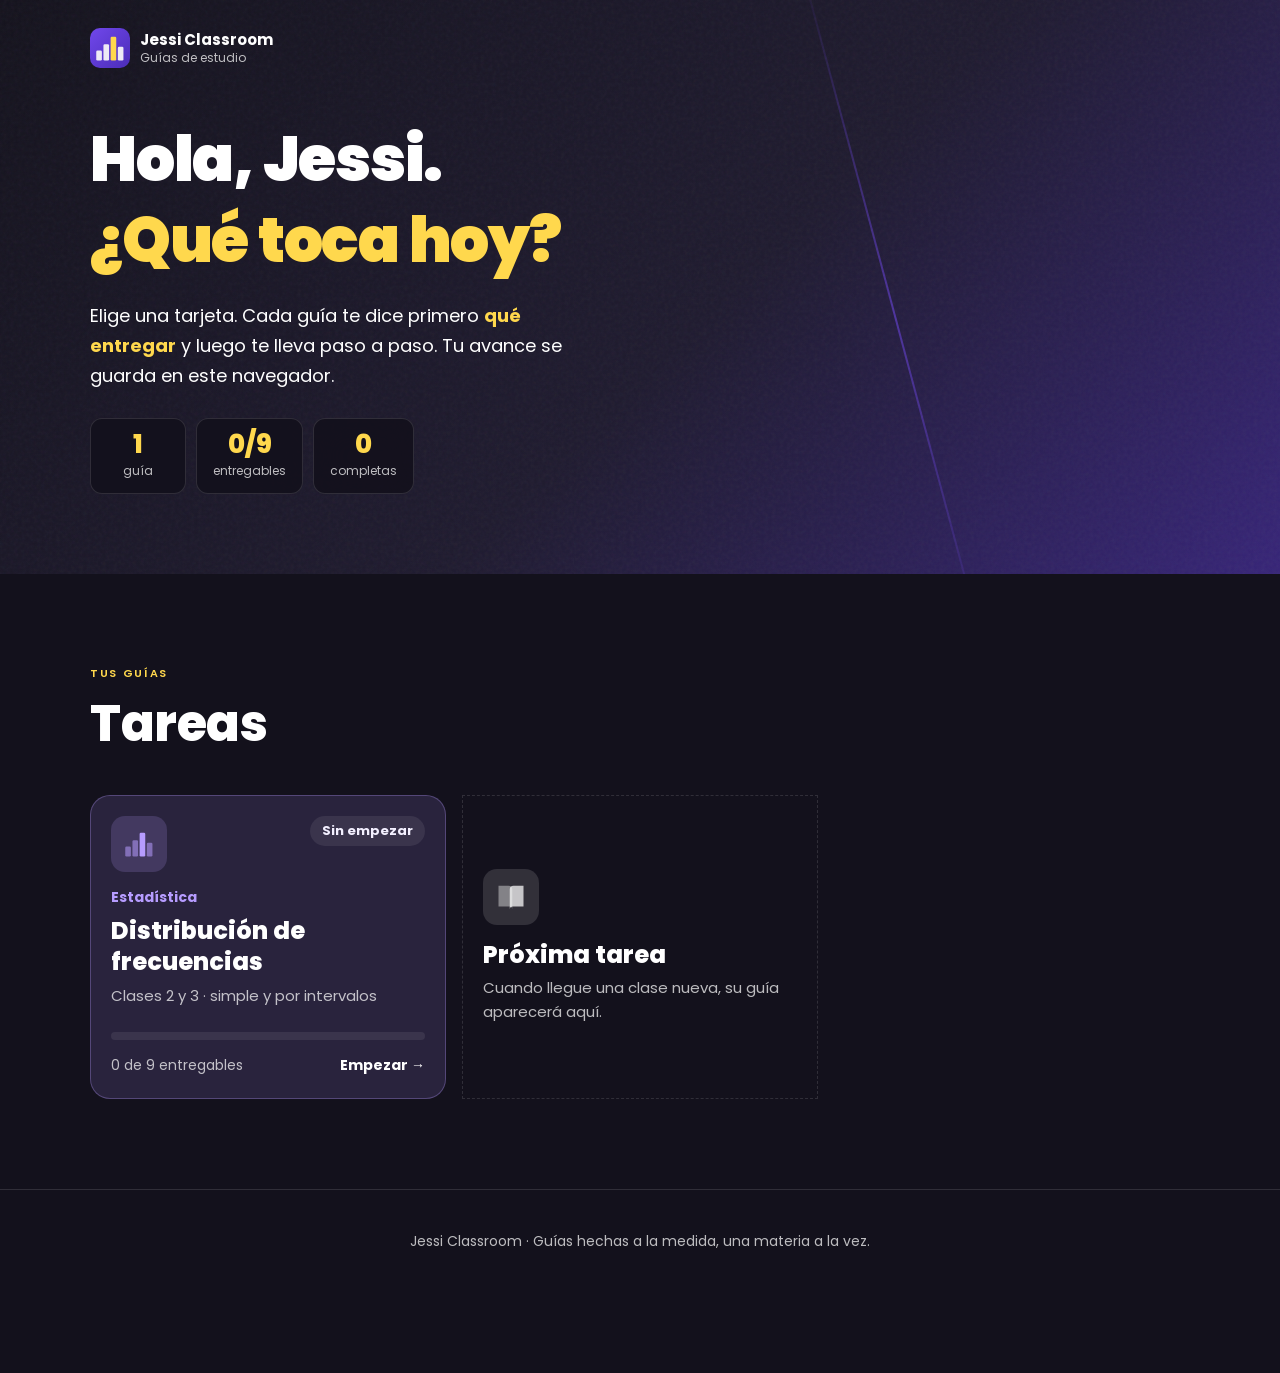
<file: index.html>
<!DOCTYPE html>
<html lang="es">
<head>
<meta charset="UTF-8">
<meta name="viewport" content="width=device-width, initial-scale=1">
<title>Jessi Classroom</title>
<meta name="description" content="Las guías de estudio de Jessi: una tarjeta por tarea, con su avance.">
<link rel="icon" href="favicon.ico" sizes="any">
<link rel="icon" href="favicon.svg" type="image/svg+xml">
<link rel="apple-touch-icon" href="apple-touch-icon.png">
<meta name="theme-color" content="#13111C">
<link rel="preconnect" href="https://fonts.googleapis.com">
<link rel="preconnect" href="https://fonts.gstatic.com" crossorigin>
<link href="https://fonts.googleapis.com/css2?family=Poppins:wght@400;600;700;800;900&display=swap" rel="stylesheet">
<link rel="stylesheet" href="css/styles.css">
<link rel="stylesheet" href="css/portada.css">
</head>
<body>
<a class="skip" href="#tareas">Saltar a las tareas</a>

<main>
  <header class="est-hero">
    <div class="est-hero__top">
      <a class="est-logo" href="index.html">
        <span class="est-logo__mark" aria-hidden="true"><svg class="hub-logo" viewBox="0 0 64 64"><rect x="10" y="36" width="9" height="16" rx="2" style="fill:var(--char-claro)"/><rect x="21.5" y="26" width="9" height="26" rx="2" style="fill:var(--char-claro)"/><rect x="33" y="14" width="9" height="38" rx="2" style="fill:var(--electric-lt)"/><rect x="44.5" y="30" width="9" height="22" rx="2" style="fill:var(--char-claro)"/></svg></span>
        <span class="est-logo__text">Jessi Classroom<span>Guías de estudio</span></span>
      </a>
    </div>
    <div class="hub-hero">
      <h1 class="est-hero__headline">Hola, Jessi. <em>¿Qué toca hoy?</em></h1>
      <p class="est-hero__sub">Elige una tarjeta. Cada guía te dice primero <strong>qué entregar</strong> y luego te lleva paso a paso. Tu avance se guarda en este navegador.</p>
      <div class="est-stat-row hub-stats" id="hubStats"></div>
    </div>
  </header>

  <section class="est-wrap" id="tareas" aria-labelledby="t-tareas">
    <div class="est-section">
      <p class="est-section__label">Tus guías</p>
      <h2 class="est-section__title" id="t-tareas">Tareas</h2>
      <div class="hub-filters" id="hubFilters" role="group" aria-label="Filtrar por materia"></div>
      <ul class="hub-grid" id="hubGrid"></ul>
    </div>
  </section>
</main>

<footer class="est-footer">Jessi Classroom · Guías hechas a la medida, una materia a la vez.</footer>

<script src="js/clases.js"></script>
<script src="js/portada.js"></script>
</body>
</html>
</file>
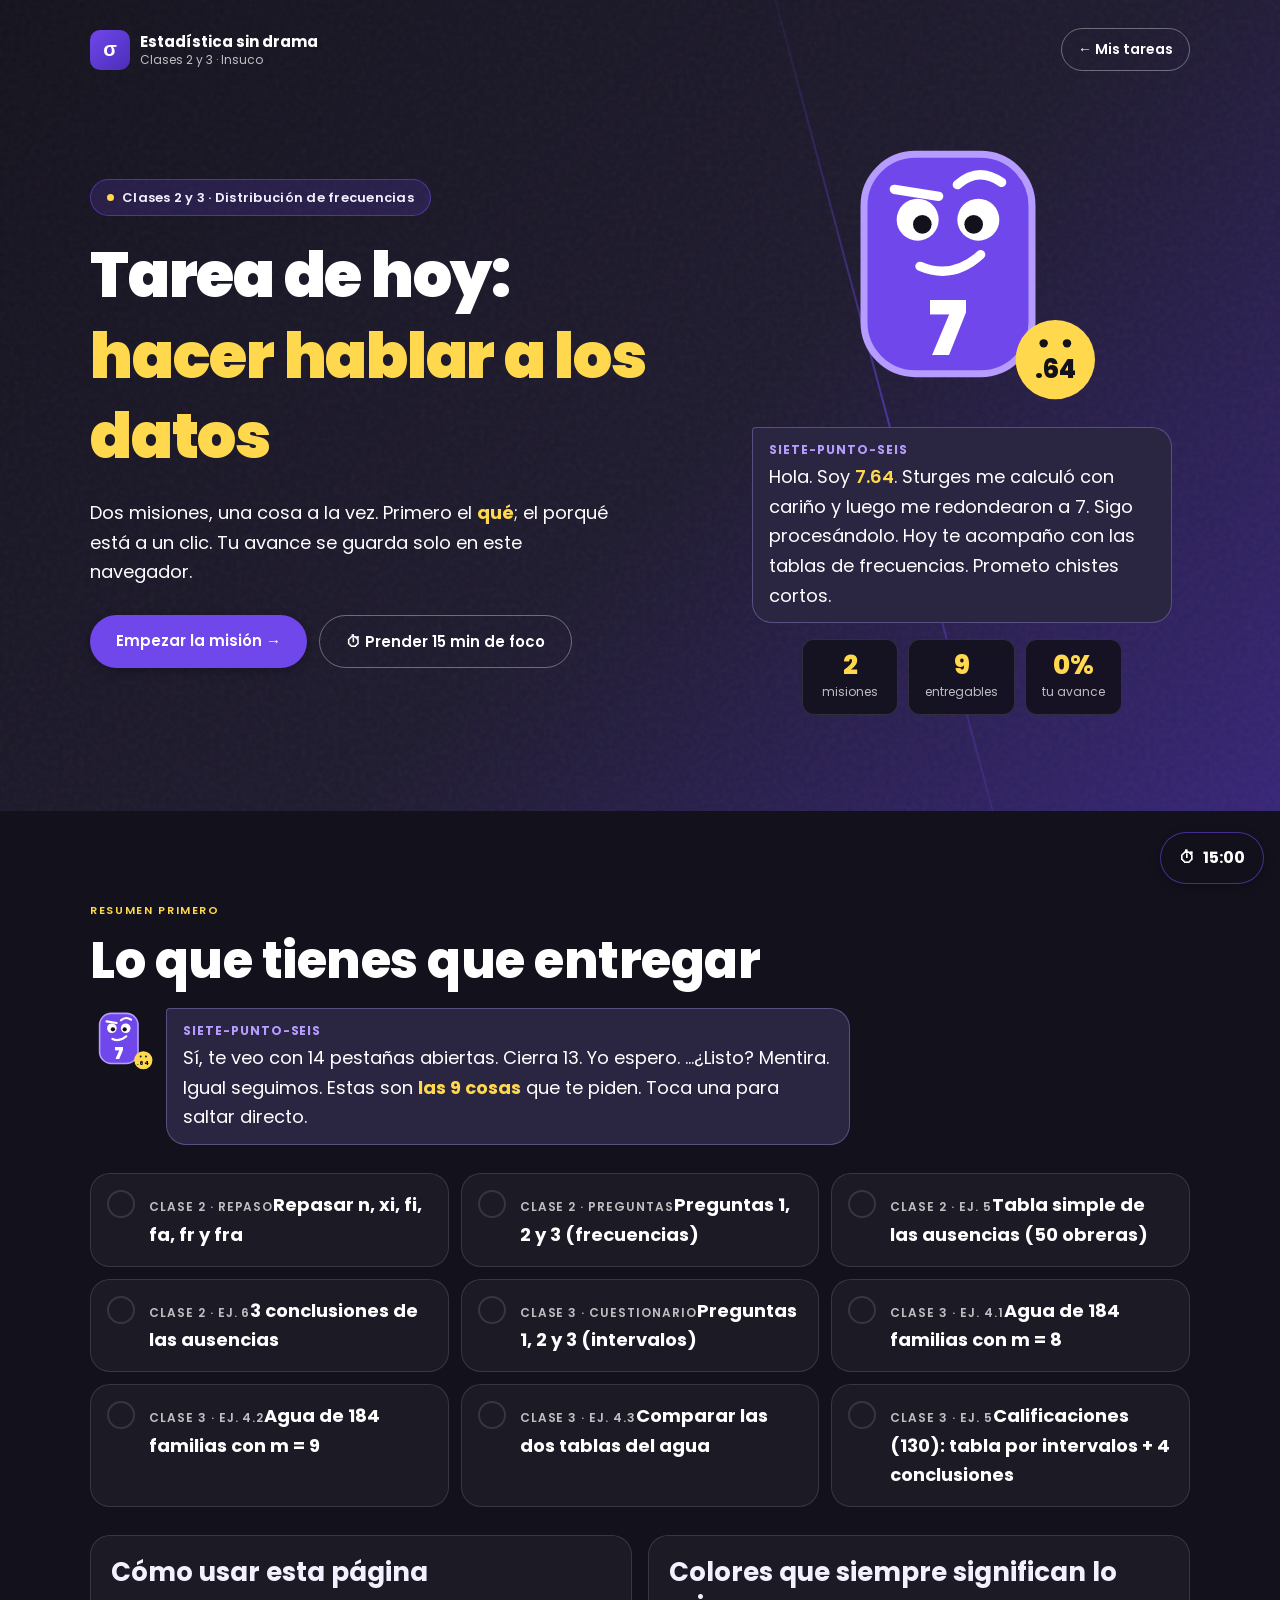
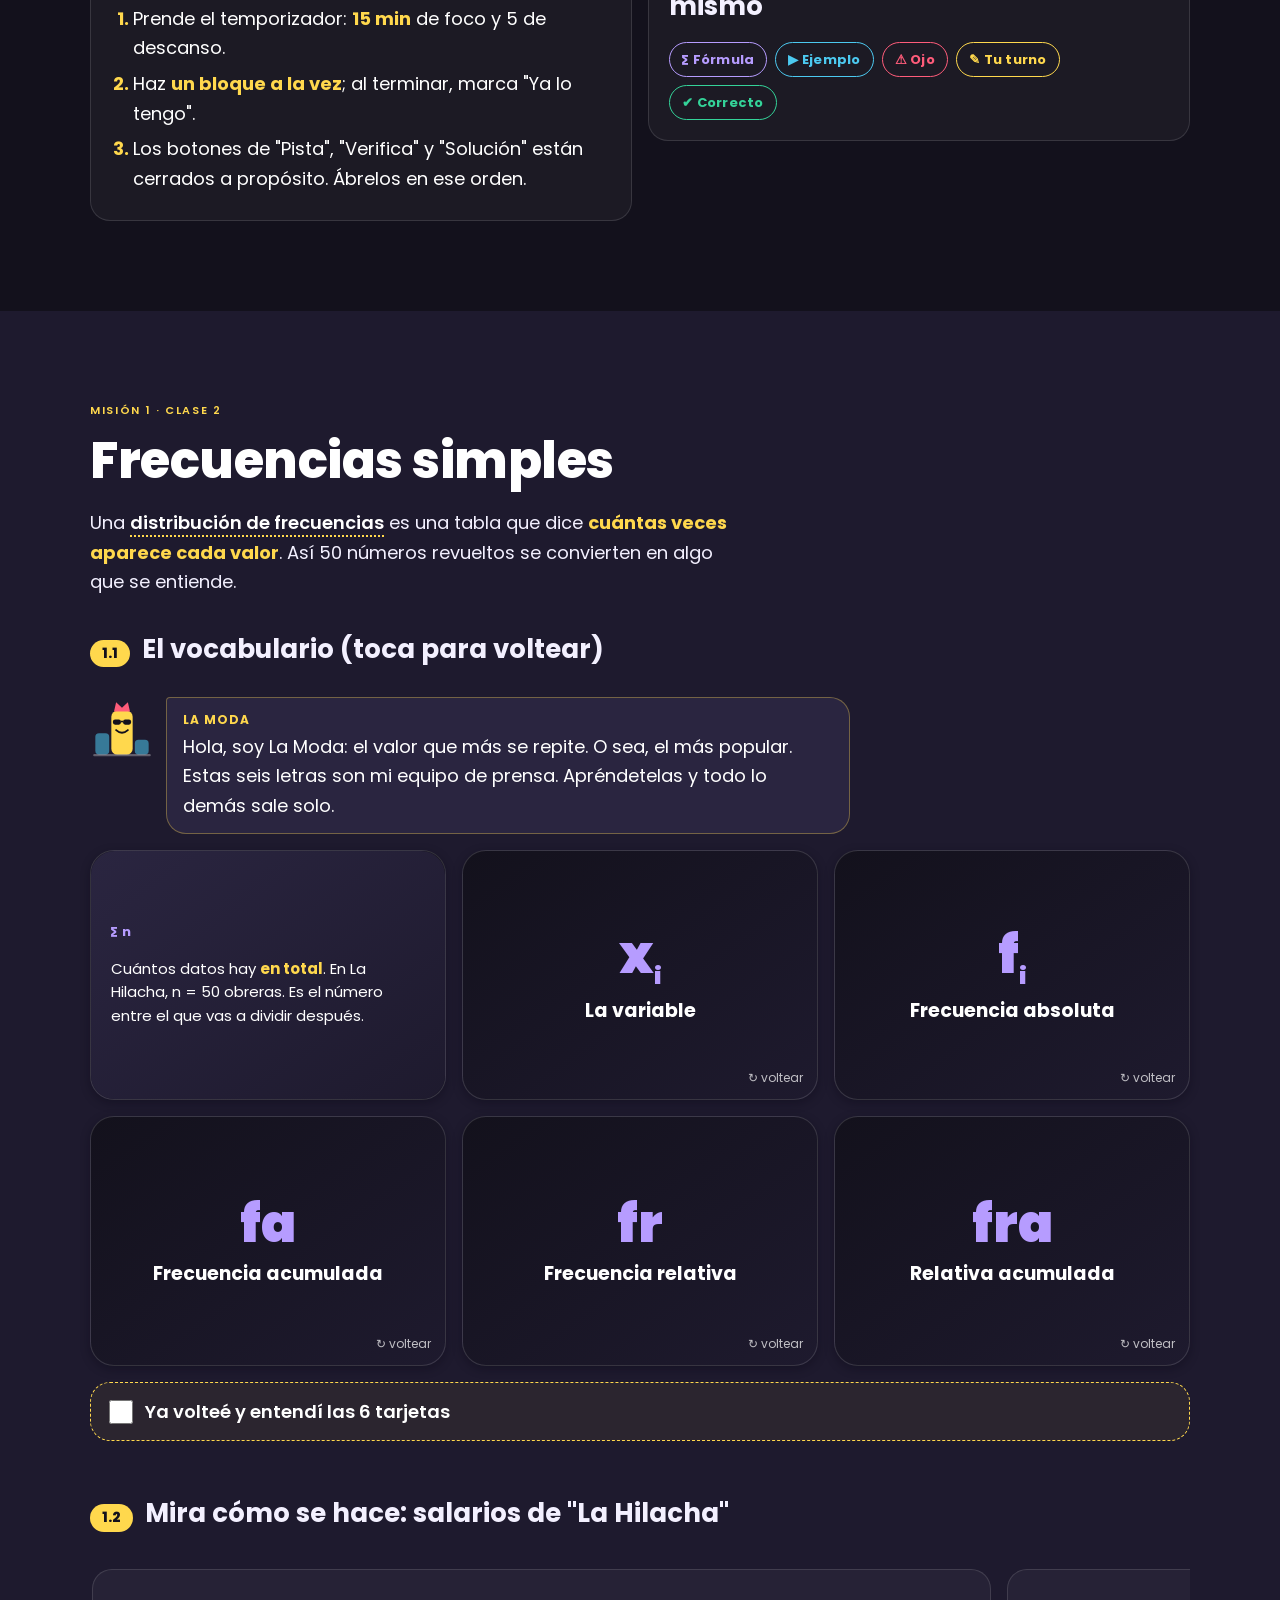
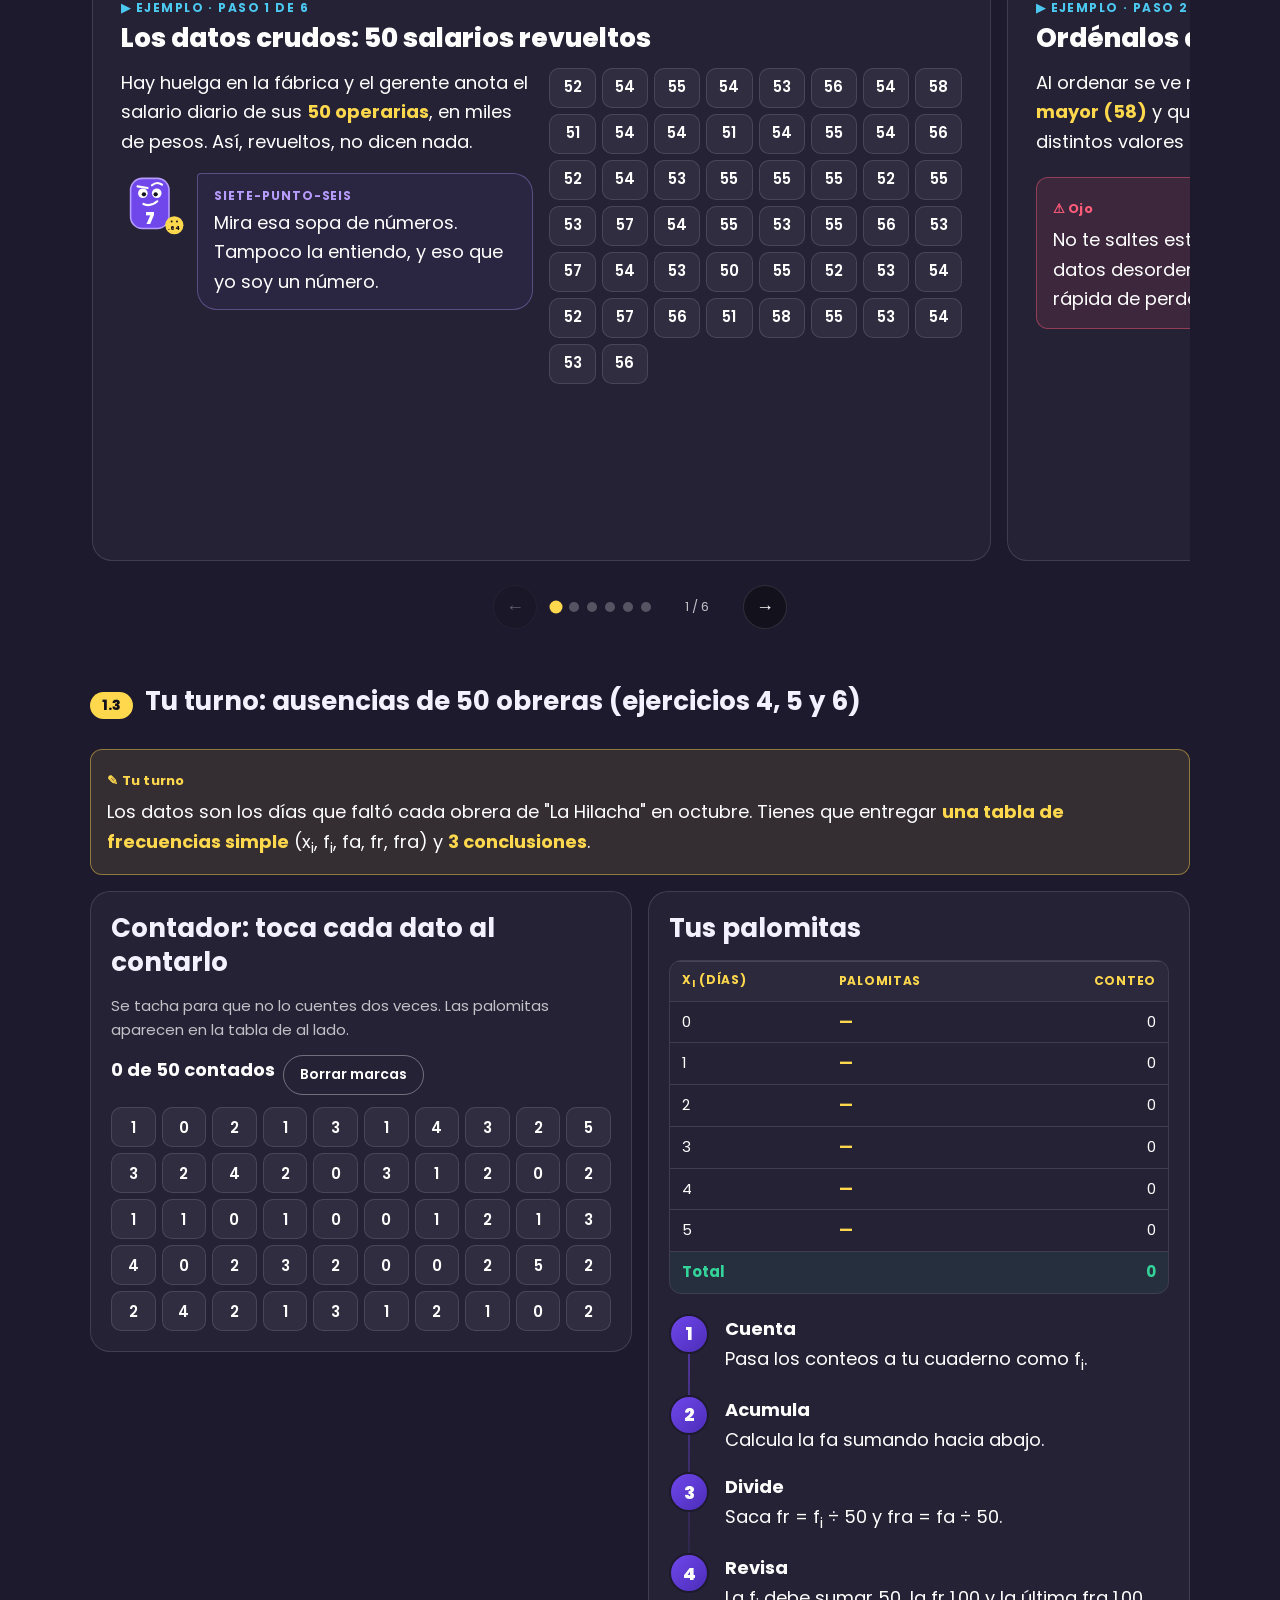
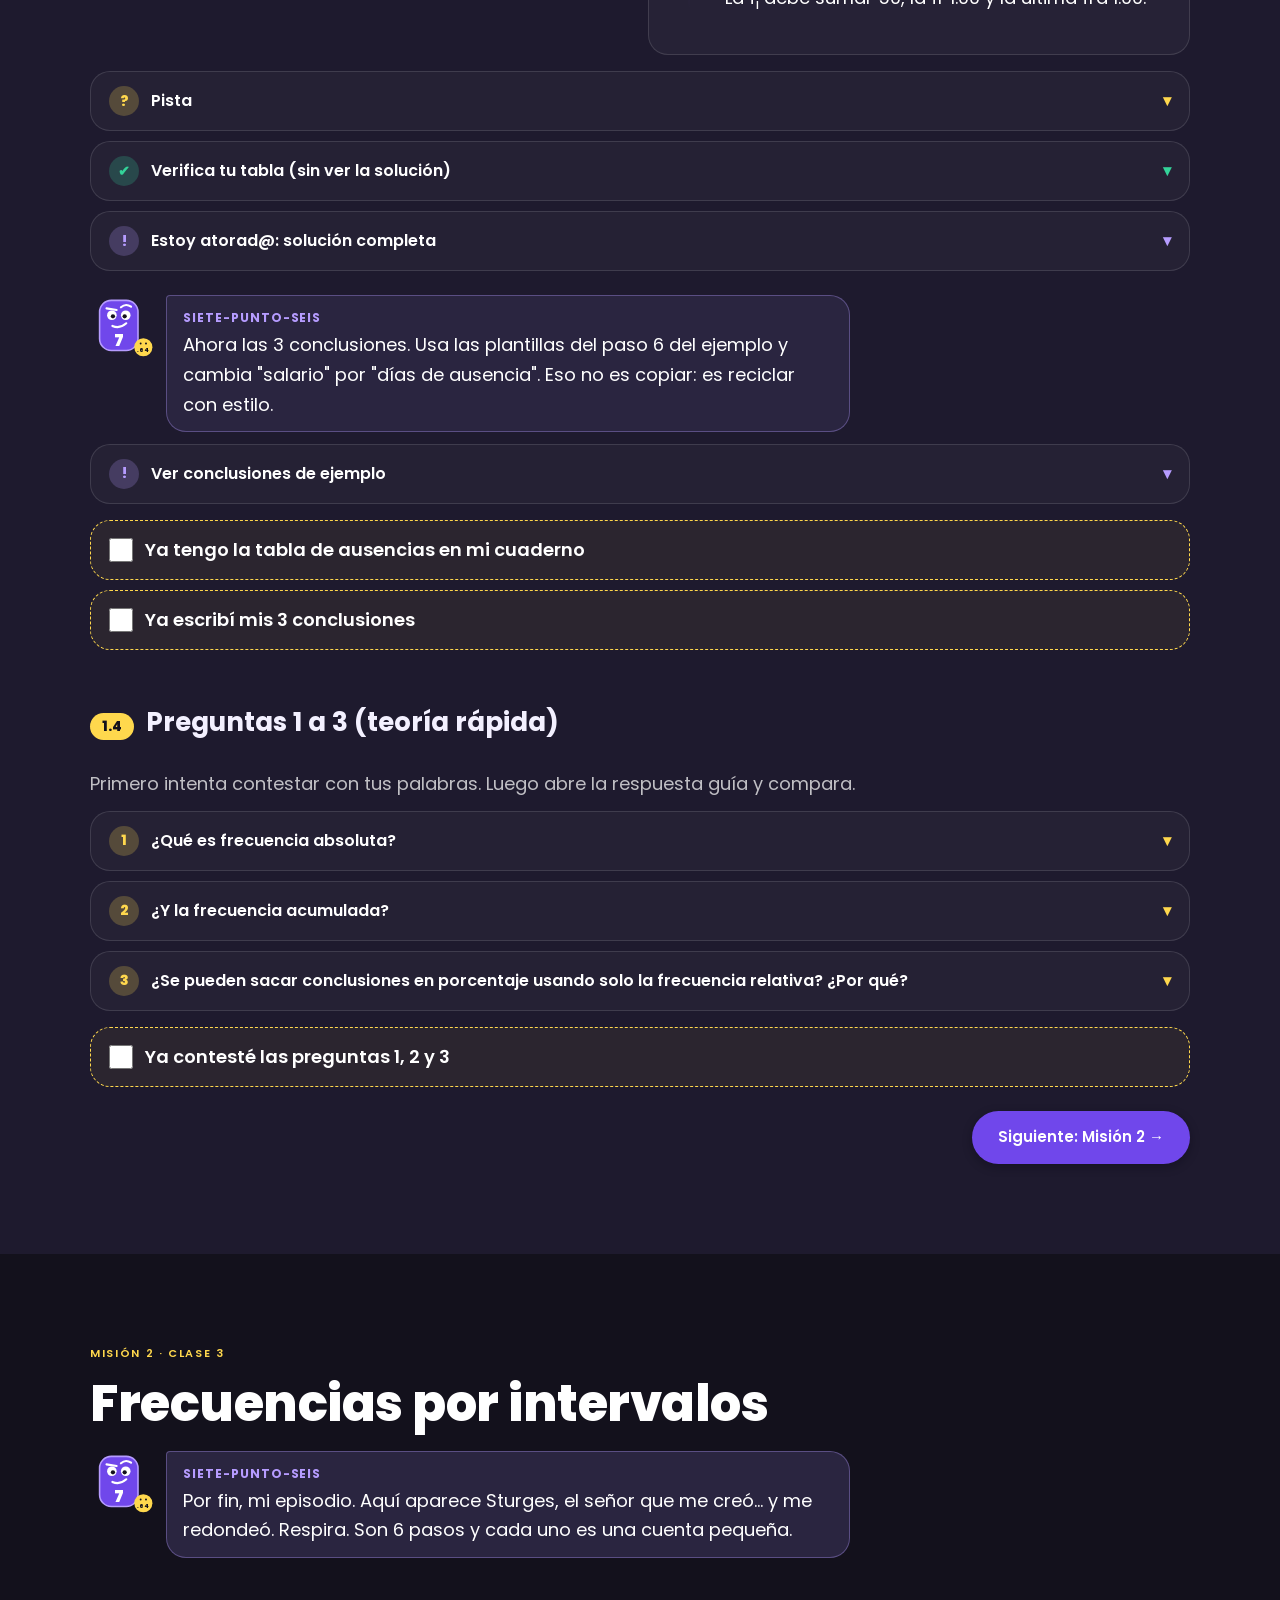
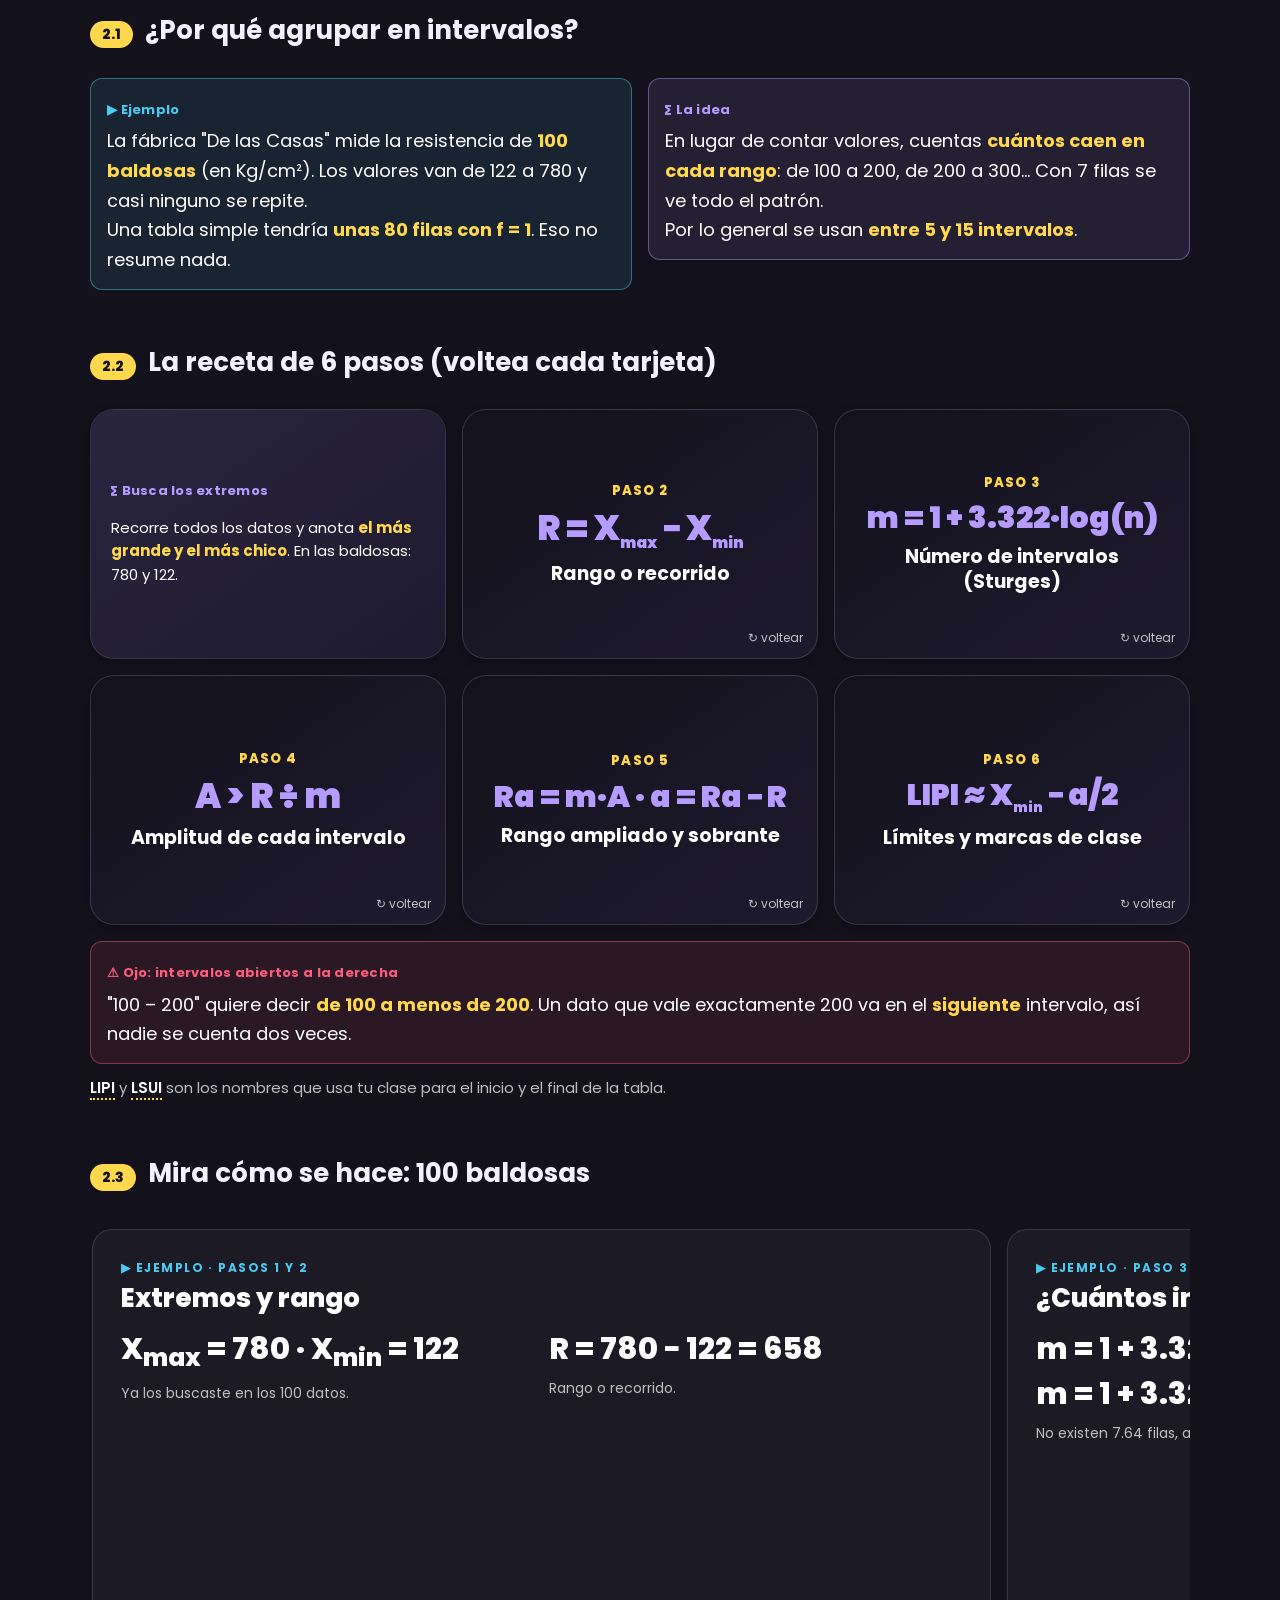
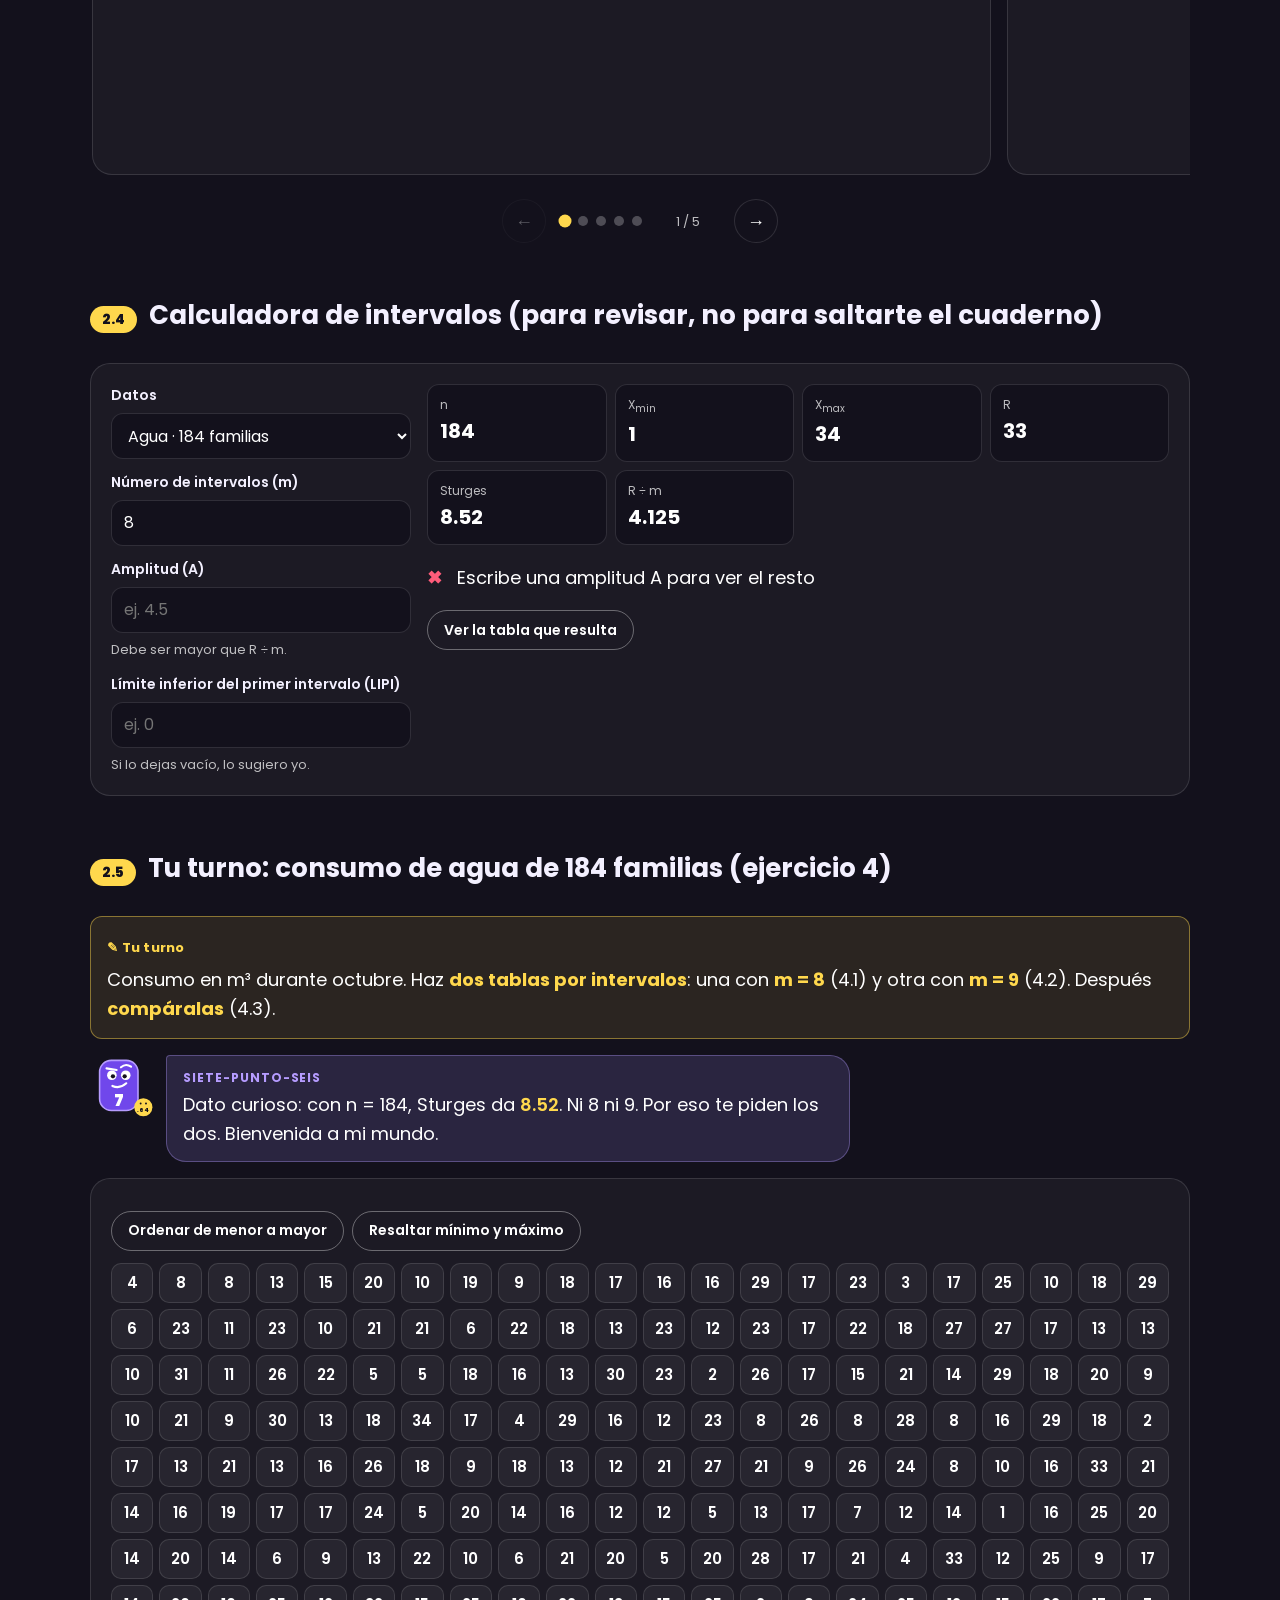
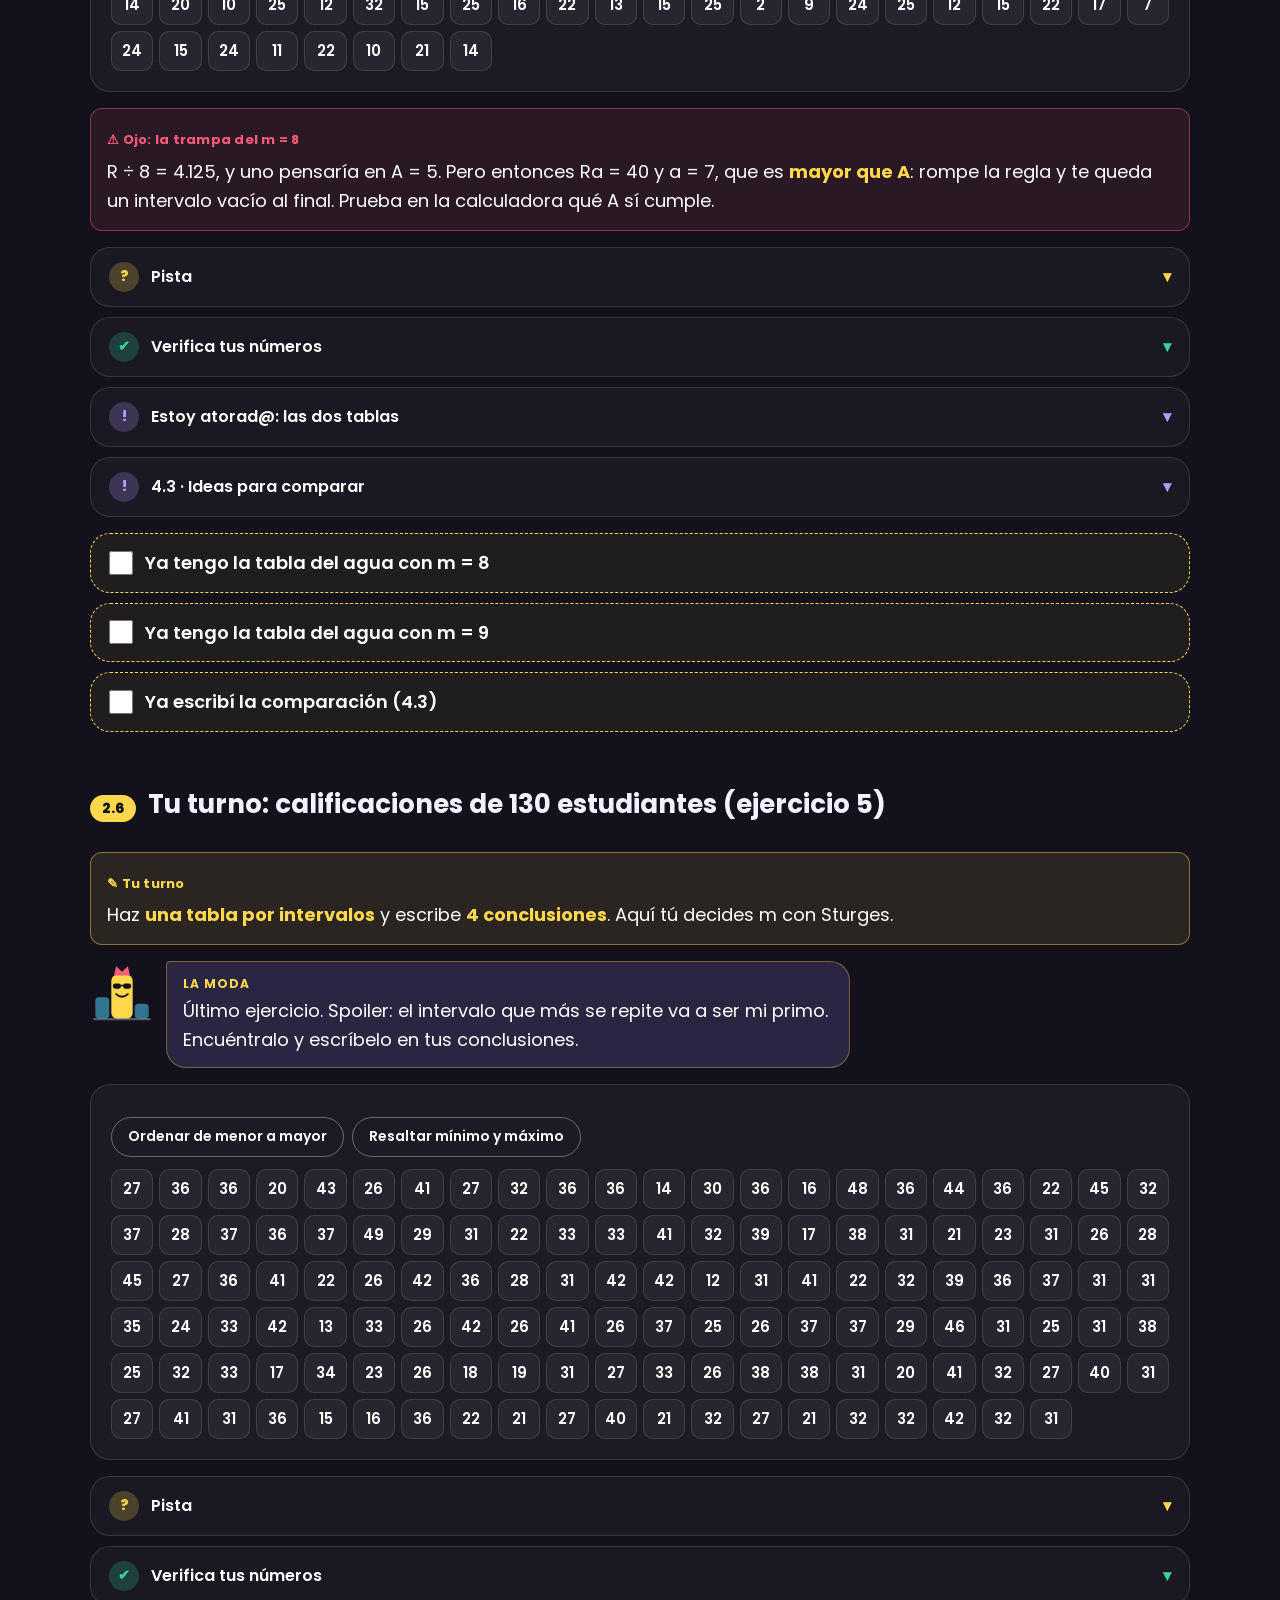
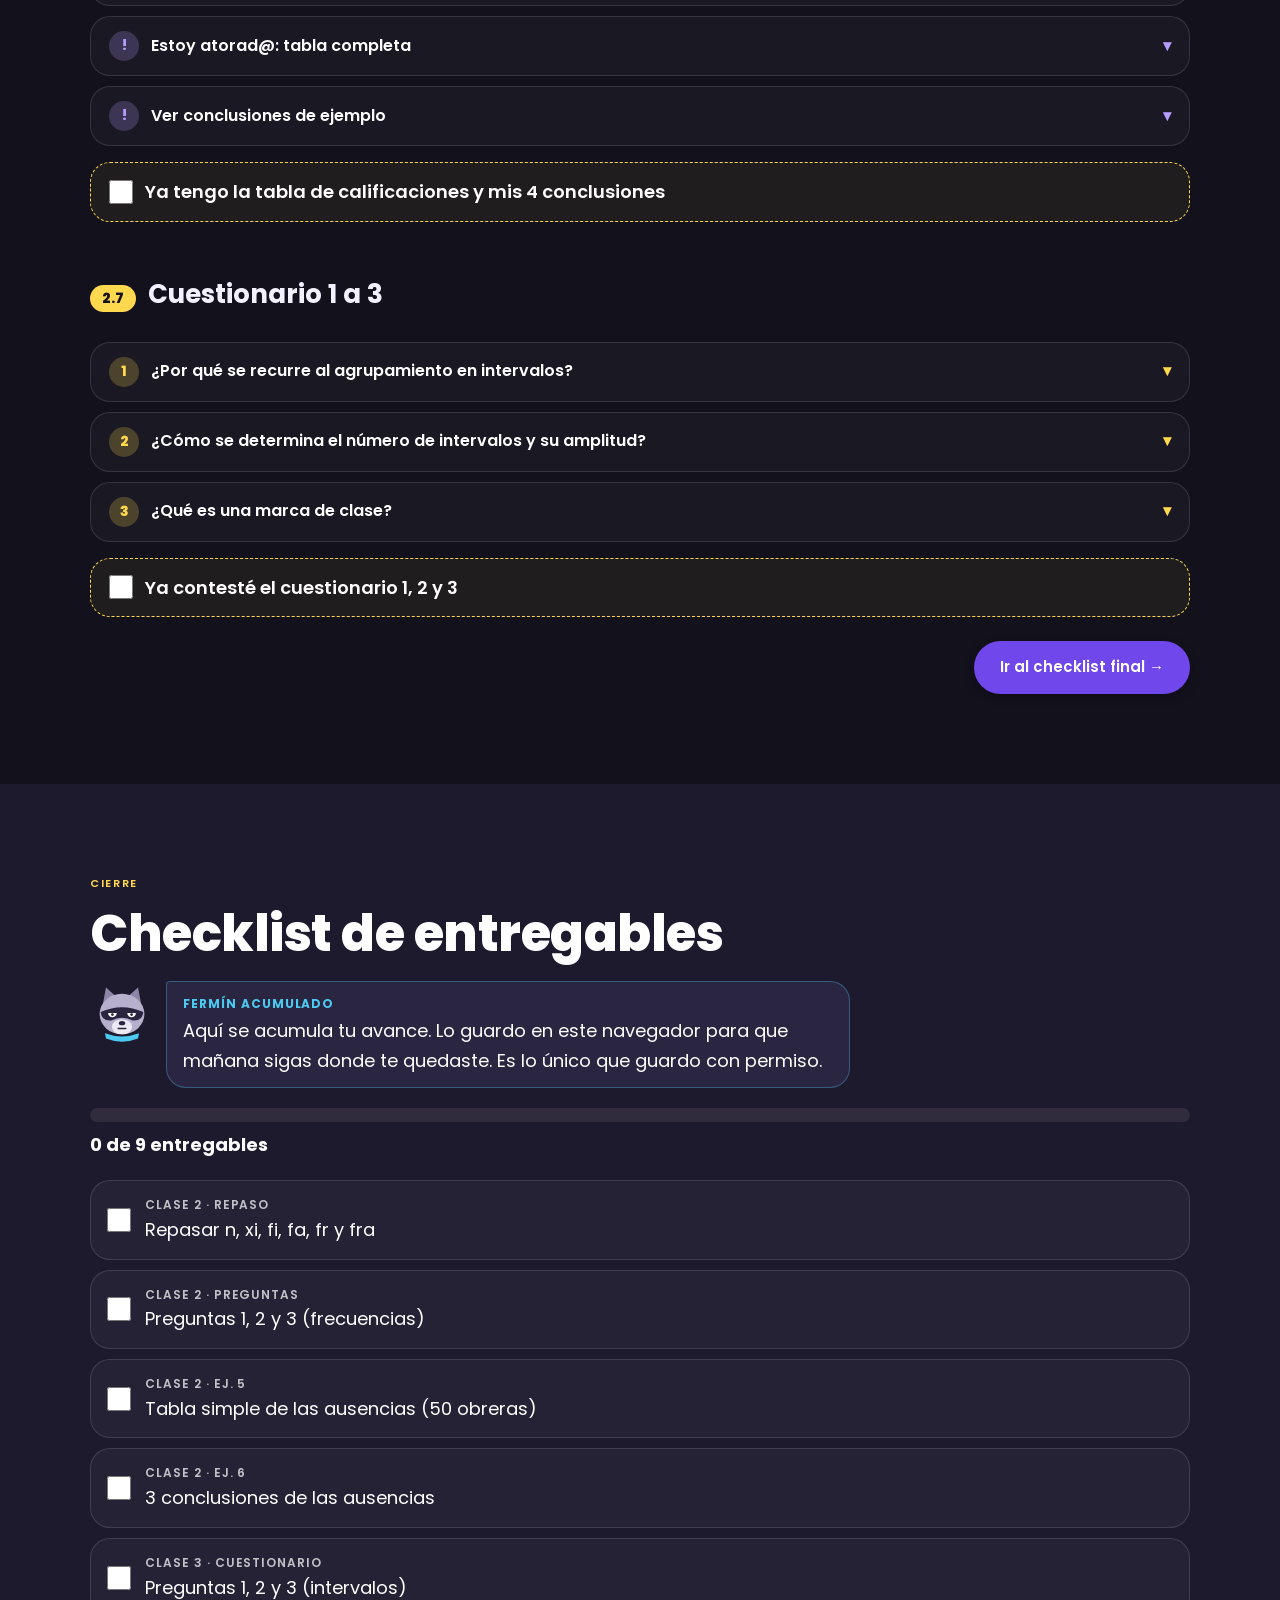
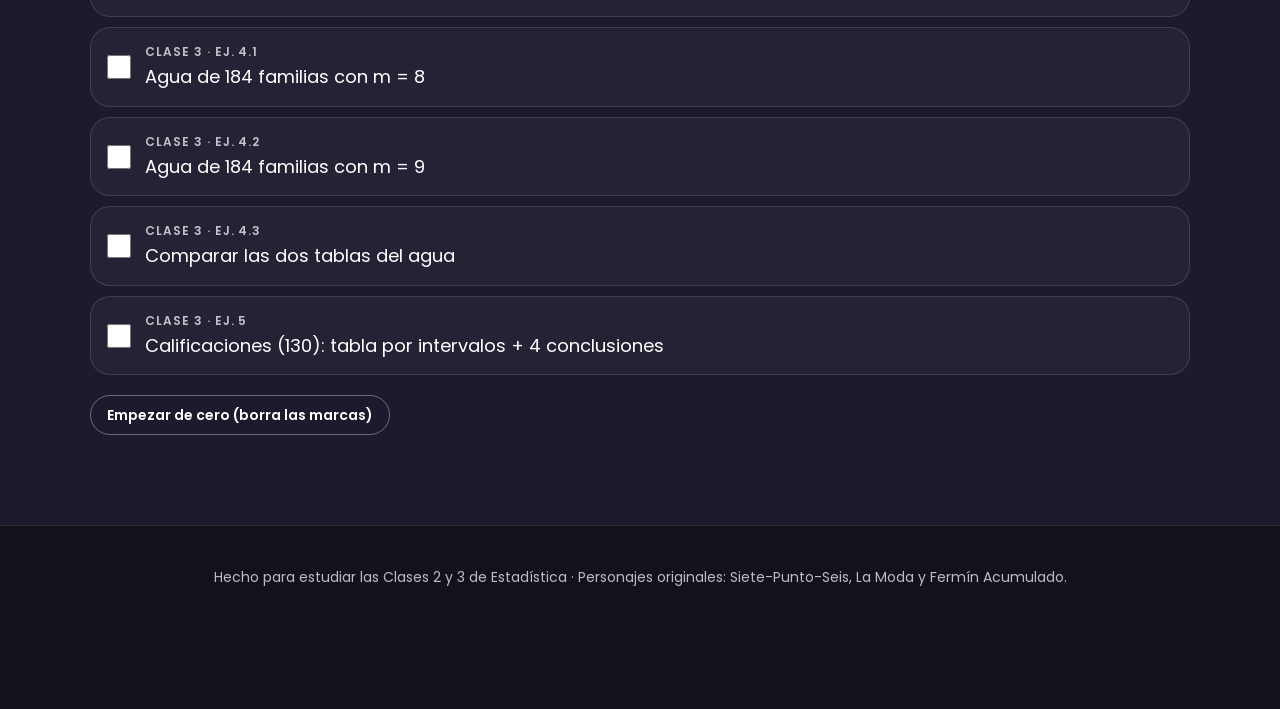
<file: estadistica.html>
<!DOCTYPE html>
<html lang="es">
<head>
<meta charset="UTF-8">
<meta name="viewport" content="width=device-width, initial-scale=1">
<title>Estadística sin drama</title>
<meta name="description" content="Guía interactiva de las tareas de Estadística (Clases 2 y 3): distribución de frecuencias simple y por intervalos.">
<link rel="icon" href="favicon.ico" sizes="any">
<link rel="icon" href="favicon.svg" type="image/svg+xml">
<link rel="apple-touch-icon" href="apple-touch-icon.png">
<meta name="theme-color" content="#13111C">
<link rel="preconnect" href="https://fonts.googleapis.com">
<link rel="preconnect" href="https://fonts.gstatic.com" crossorigin>
<link href="https://fonts.googleapis.com/css2?family=Poppins:wght@400;600;700;800;900&display=swap" rel="stylesheet">
<link rel="stylesheet" href="css/styles.css">
</head>
<body>
<a class="skip" href="#entregables">Saltar al contenido</a>

<!-- ============ AVATARES (SVG originales) ============ -->
<svg width="0" height="0" style="position:absolute" aria-hidden="true">
  <symbol id="av-siete" viewBox="0 0 120 120">
    <rect x="18" y="10" width="72" height="94" rx="22" style="fill:var(--electric)"/>
    <rect x="18" y="10" width="72" height="94" rx="22" fill="none" stroke-width="3" style="stroke:var(--sig-formula)"/>
    <circle cx="41" cy="38" r="9" style="fill:var(--white)"/>
    <circle cx="67" cy="38" r="9" style="fill:var(--white)"/>
    <circle cx="43" cy="40" r="4" style="fill:var(--navy-deep)"/>
    <circle cx="65" cy="40" r="4" style="fill:var(--navy-deep)"/>
    <path d="M31 25 L50 28" stroke-width="4" stroke-linecap="round" style="stroke:var(--white)"/>
    <path d="M58 23 Q67 15 77 22" fill="none" stroke-width="4" stroke-linecap="round" style="stroke:var(--white)"/>
    <path d="M42 58 Q56 64 68 53" fill="none" stroke-width="4" stroke-linecap="round" style="stroke:var(--white)"/>
    <text x="54" y="96" text-anchor="middle" font-family="Poppins, sans-serif" font-weight="900" font-size="32" style="fill:var(--white)">7</text>
    <circle cx="100" cy="98" r="17" style="fill:var(--electric-lt)"/>
    <circle cx="95" cy="91" r="1.8" style="fill:var(--ink-on-light)"/>
    <circle cx="105" cy="91" r="1.8" style="fill:var(--ink-on-light)"/>
    <text x="100" y="106" text-anchor="middle" font-family="Poppins, sans-serif" font-weight="800" font-size="11" style="fill:var(--ink-on-light)">.64</text>
  </symbol>
  <symbol id="av-moda" viewBox="0 0 120 120">
    <rect x="10" y="68" width="26" height="40" rx="7" style="fill:var(--sig-ejemplo)" opacity=".55"/>
    <rect x="84" y="80" width="26" height="28" rx="7" style="fill:var(--sig-ejemplo)" opacity=".55"/>
    <rect x="40" y="26" width="40" height="82" rx="11" style="fill:var(--electric-lt)"/>
    <path d="M45 27 L49 10 L60 20 L71 10 L75 27 Z" style="fill:var(--danger)"/>
    <rect x="43" y="42" width="15" height="10" rx="4" style="fill:var(--ink-on-light)"/>
    <rect x="62" y="42" width="15" height="10" rx="4" style="fill:var(--ink-on-light)"/>
    <path d="M58 46 h4" stroke-width="3" style="stroke:var(--ink-on-light)"/>
    <path d="M49 62 Q60 72 71 62" fill="none" stroke-width="3.5" stroke-linecap="round" style="stroke:var(--ink-on-light)"/>
    <rect x="6" y="107" width="108" height="4" rx="2" style="fill:var(--white)" opacity=".3"/>
  </symbol>
  <symbol id="av-fermin" viewBox="0 0 120 120">
    <path d="M24 44 L30 12 L52 32 Z" style="fill:var(--char-gris-dk)"/>
    <path d="M96 44 L90 12 L68 32 Z" style="fill:var(--char-gris-dk)"/>
    <ellipse cx="60" cy="62" rx="42" ry="38" style="fill:var(--char-gris)"/>
    <path d="M20 58 Q60 40 100 58 Q98 76 80 74 Q60 64 40 74 Q22 76 20 58 Z" style="fill:var(--char-tinta)"/>
    <path d="M34 60 a8 8 0 0 0 16 0 Z" style="fill:var(--white)"/>
    <path d="M70 60 a8 8 0 0 0 16 0 Z" style="fill:var(--white)"/>
    <circle cx="42" cy="63" r="2.6" style="fill:var(--char-tinta)"/>
    <circle cx="78" cy="63" r="2.6" style="fill:var(--char-tinta)"/>
    <ellipse cx="60" cy="86" rx="19" ry="14" style="fill:var(--char-claro)"/>
    <ellipse cx="60" cy="79" rx="6" ry="4" style="fill:var(--char-tinta)"/>
    <path d="M53 89 h14" stroke-width="3" stroke-linecap="round" style="stroke:var(--char-tinta)"/>
    <path d="M28 98 Q60 110 92 98 L90 108 Q60 120 30 108 Z" style="fill:var(--sig-ejemplo)"/>
  </symbol>
</svg>

<!-- ============ NAVEGACIÓN ============ -->
<nav class="est-subnav" id="subnav" aria-label="Secciones">
  <a class="est-subnav__brand" href="#inicio">σ Estadística <span>sin drama</span></a>
  <button class="est-subnav__toggle" id="navToggle" aria-expanded="false" aria-controls="navMenu" aria-label="Abrir menú"><span></span><span></span><span></span></button>
  <ul class="est-subnav__menu" id="navMenu">
    <li><a class="est-subnav__link" href="#inicio">Inicio</a></li>
    <li><a class="est-subnav__link" href="#entregables">Entregables</a></li>
    <li><a class="est-subnav__link" href="#mision-1">Misión 1</a></li>
    <li><a class="est-subnav__link" href="#mision-2">Misión 2</a></li>
    <li><a class="est-subnav__link" href="#checklist">Checklist</a></li>
    <li><a class="est-subnav__link" href="index.html">← Mis tareas</a></li>
  </ul>
  <div class="est-subnav__progress" id="navProgress" aria-hidden="true"></div>
</nav>

<main>
<!-- ============ PORTADA ============ -->
<header class="est-hero" id="inicio">
  <div class="est-hero__top">
    <a class="est-logo" href="#inicio">
      <span class="est-logo__mark" aria-hidden="true">σ</span>
      <span class="est-logo__text">Estadística sin drama<span>Clases 2 y 3 · Insuco</span></span>
    </a>
    <a class="est-btn est-btn--outline est-btn--sm" href="index.html">← Mis tareas</a>
  </div>
  <div class="est-hero__body">
    <div>
      <span class="est-badge">Clases 2 y 3 · Distribución de frecuencias</span>
      <h1 class="est-hero__headline">Tarea de hoy: <em>hacer hablar a los datos</em></h1>
      <p class="est-hero__sub">Dos misiones, una cosa a la vez. Primero el <strong>qué</strong>; el porqué está a un clic. Tu avance se guarda solo en este navegador.</p>
      <div class="est-cta-group">
        <a class="est-btn est-btn--primary" href="#entregables">Empezar la misión →</a>
        <button class="est-btn est-btn--outline" type="button" data-pomo-start>⏱ Prender 15 min de foco</button>
      </div>
    </div>
    <div class="est-hero__stage">
      <svg class="est-hero__avatar" role="img" aria-label="Siete-Punto-Seis, el presentador"><use href="#av-siete"/></svg>
      <div class="est-say est-say--siete">
        <div class="est-say__bubble">
          <span class="est-say__name">Siete-Punto-Seis</span>
          <p>Hola. Soy <em>7.64</em>. Sturges me calculó con cariño y luego me redondearon a 7. Sigo procesándolo. Hoy te acompaño con las tablas de frecuencias. Prometo chistes cortos.</p>
        </div>
      </div>
      <div class="est-stat-row">
        <div class="est-stat-card"><div class="est-stat-card__num">2</div><div class="est-stat-card__label">misiones</div></div>
        <div class="est-stat-card"><div class="est-stat-card__num">9</div><div class="est-stat-card__label">entregables</div></div>
        <div class="est-stat-card"><div class="est-stat-card__num" id="heroPct">0%</div><div class="est-stat-card__label">tu avance</div></div>
      </div>
    </div>
  </div>
</header>

<!-- ============ ENTREGABLES ============ -->
<section class="est-wrap" id="entregables" aria-labelledby="t-entregables">
  <div class="est-section">
    <p class="est-section__label">Resumen primero</p>
    <h2 class="est-section__title" id="t-entregables">Lo que tienes que entregar</h2>
    <div class="est-say est-say--siete">
      <svg class="est-say__av" aria-hidden="true"><use href="#av-siete"/></svg>
      <div class="est-say__bubble">
        <span class="est-say__name">Siete-Punto-Seis</span>
        <p>Sí, te veo con 14 pestañas abiertas. Cierra 13. Yo espero. …¿Listo? Mentira. Igual seguimos. Estas son <strong>las 9 cosas</strong> que te piden. Toca una para saltar directo.</p>
      </div>
    </div>
    <div class="est-deliv" id="delivList"></div>

    <div class="est-grid-2 est-howto">
      <div class="est-card">
        <p class="est-section__subtitle">Cómo usar esta página</p>
        <ol>
          <li>Prende el temporizador: <strong>15 min</strong> de foco y 5 de descanso.</li>
          <li>Haz <strong>un bloque a la vez</strong>; al terminar, marca "Ya lo tengo".</li>
          <li>Los botones de "Pista", "Verifica" y "Solución" están cerrados a propósito. Ábrelos en ese orden.</li>
        </ol>
      </div>
      <div class="est-card">
        <p class="est-section__subtitle">Colores que siempre significan lo mismo</p>
        <div class="est-legend">
          <span class="est-tag est-tag--formula">∑ Fórmula</span>
          <span class="est-tag est-tag--ejemplo">▶ Ejemplo</span>
          <span class="est-tag est-tag--ojo">⚠ Ojo</span>
          <span class="est-tag est-tag--turno">✎ Tu turno</span>
          <span class="est-tag est-tag--ok">✔ Correcto</span>
        </div>
      </div>
    </div>
  </div>
</section>

<!-- ============ MISIÓN 1 ============ -->
<section class="est-wrap est-wrap--alt" id="mision-1" aria-labelledby="t-m1">
  <div class="est-section">
    <p class="est-section__label">Misión 1 · Clase 2</p>
    <h2 class="est-section__title" id="t-m1">Frecuencias simples</h2>
    <p class="est-section__desc">Una <span class="est-term" tabindex="0">distribución de frecuencias<span class="est-tooltip" role="tooltip">Tabla que muestra cuántas veces aparece cada valor dentro de un conjunto de datos.</span></span> es una tabla que dice <strong>cuántas veces aparece cada valor</strong>. Así 50 números revueltos se convierten en algo que se entiende.</p>

    <!-- 1.1 Vocabulario -->
    <div class="est-block" id="m1-vocab">
      <div class="est-block__head"><span class="est-block__num">1.1</span><h3 class="est-section__subtitle">El vocabulario (toca para voltear)</h3></div>
      <div class="est-say est-say--moda" style="margin-bottom:16px">
        <svg class="est-say__av" aria-hidden="true"><use href="#av-moda"/></svg>
        <div class="est-say__bubble">
          <span class="est-say__name">La Moda</span>
          <p>Hola, soy La Moda: el valor que más se repite. O sea, el más popular. Estas seis letras son mi equipo de prensa. Apréndetelas y todo lo demás sale solo.</p>
        </div>
      </div>
      <div class="est-flips" data-autoflip>
        <div class="est-flip"><button class="est-flip__inner" type="button" aria-pressed="false">
          <span class="est-flip__face est-flip__face--front"><span class="est-flip__symbol">n</span><span class="est-flip__name">Tamaño de la muestra</span><span class="est-flip__hint">↻ voltear</span></span>
          <span class="est-flip__face est-flip__face--back"><span class="est-tag est-tag--formula">∑ n</span><span class="est-flip__text">Cuántos datos hay <strong>en total</strong>. En La Hilacha, n = 50 obreras. Es el número entre el que vas a dividir después.</span></span>
        </button></div>
        <div class="est-flip"><button class="est-flip__inner" type="button" aria-pressed="false">
          <span class="est-flip__face est-flip__face--front"><span class="est-flip__symbol">x<sub>i</sub></span><span class="est-flip__name">La variable</span><span class="est-flip__hint">↻ voltear</span></span>
          <span class="est-flip__face est-flip__face--back"><span class="est-tag est-tag--formula">∑ x<sub>i</sub></span><span class="est-flip__text">Cada <strong>valor distinto</strong> que aparece. En los salarios: 50, 51, … 58 (miles de $). Es la primera columna, ordenada de menor a mayor.</span></span>
        </button></div>
        <div class="est-flip"><button class="est-flip__inner" type="button" aria-pressed="false">
          <span class="est-flip__face est-flip__face--front"><span class="est-flip__symbol">f<sub>i</sub></span><span class="est-flip__name">Frecuencia absoluta</span><span class="est-flip__hint">↻ voltear</span></span>
          <span class="est-flip__face est-flip__face--back"><span class="est-tag est-tag--formula">∑ f<sub>i</sub></span><span class="est-flip__text"><strong>Cuántas veces</strong> se repite cada x<sub>i</sub>. El 54 aparece 12 veces, así que f = 12. Todas las f<sub>i</sub> juntas suman n.</span></span>
        </button></div>
        <div class="est-flip"><button class="est-flip__inner" type="button" aria-pressed="false">
          <span class="est-flip__face est-flip__face--front"><span class="est-flip__symbol">fa</span><span class="est-flip__name">Frecuencia acumulada</span><span class="est-flip__hint">↻ voltear</span></span>
          <span class="est-flip__face est-flip__face--back"><span class="est-tag est-tag--formula">∑ fa = fa anterior + f<sub>i</sub></span><span class="est-flip__text">La f<sub>i</sub> de esta fila <strong>más todas las de arriba</strong>: 1, 4, 9, 18… La última siempre vale n.</span></span>
        </button></div>
        <div class="est-flip"><button class="est-flip__inner" type="button" aria-pressed="false">
          <span class="est-flip__face est-flip__face--front"><span class="est-flip__symbol">fr</span><span class="est-flip__name">Frecuencia relativa</span><span class="est-flip__hint">↻ voltear</span></span>
          <span class="est-flip__face est-flip__face--back"><span class="est-tag est-tag--formula">∑ fr = f<sub>i</sub> ÷ n</span><span class="est-flip__text">12 ÷ 50 = 0.24, o sea, <strong>el 24%</strong>. Es la parte del total. Todas las fr suman 1 (100%).</span></span>
        </button></div>
        <div class="est-flip"><button class="est-flip__inner" type="button" aria-pressed="false">
          <span class="est-flip__face est-flip__face--front"><span class="est-flip__symbol">fra</span><span class="est-flip__name">Relativa acumulada</span><span class="est-flip__hint">↻ voltear</span></span>
          <span class="est-flip__face est-flip__face--back"><span class="est-tag est-tag--formula">∑ fra = fa ÷ n</span><span class="est-flip__text">30 ÷ 50 = 0.60, o sea que <strong>el 60% gana 54 o menos</strong>. Sirve para las frases de "o menos". La última vale 1.00.</span></span>
        </button></div>
      </div>
    </div>

    <!-- 1.2 Ejemplo resuelto -->
    <div class="est-block" id="m1-ejemplo">
      <div class="est-block__head"><span class="est-block__num">1.2</span><h3 class="est-section__subtitle">Mira cómo se hace: salarios de "La Hilacha"</h3></div>
      <div class="est-carousel" data-carousel aria-roledescription="carrusel" aria-label="Ejemplo resuelto de salarios">
        <div class="est-carousel__track">
          <article class="est-carousel__slide" aria-label="Paso 1 de 6">
            <p class="est-slide__step">▶ Ejemplo · Paso 1 de 6</p>
            <h4 class="est-slide__title">Los datos crudos: 50 salarios revueltos</h4>
            <div class="est-slide__body est-slide__body--split">
              <div class="est-stack">
                <p>Hay huelga en la fábrica y el gerente anota el salario diario de sus <strong>50 operarias</strong>, en miles de pesos. Así, revueltos, no dicen nada.</p>
                <div class="est-say est-say--siete"><svg class="est-say__av" aria-hidden="true"><use href="#av-siete"/></svg><div class="est-say__bubble"><span class="est-say__name">Siete-Punto-Seis</span><p>Mira esa sopa de números. Tampoco la entiendo, y eso que yo soy un número.</p></div></div>
              </div>
              <div class="est-chips" data-chips="salarios"></div>
            </div>
          </article>
          <article class="est-carousel__slide" aria-label="Paso 2 de 6">
            <p class="est-slide__step">▶ Ejemplo · Paso 2 de 6</p>
            <h4 class="est-slide__title">Ordénalos de menor a mayor</h4>
            <div class="est-slide__body est-slide__body--split">
              <div class="est-stack">
                <p>Al ordenar se ve rápido el <strong>menor (50)</strong>, el <strong>mayor (58)</strong> y qué valores se repiten. Los distintos valores son tus <strong>x<sub>i</sub></strong>: del 50 al 58.</p>
                <div class="est-box est-box--ojo"><span class="est-tag est-tag--ojo">⚠ Ojo</span><p>No te saltes este paso. Contar sobre datos desordenados es la forma más rápida de perder uno.</p></div>
              </div>
              <div class="est-chips" data-chips="salarios" data-sorted></div>
            </div>
          </article>
          <article class="est-carousel__slide" aria-label="Paso 3 de 6">
            <p class="est-slide__step">▶ Ejemplo · Paso 3 de 6</p>
            <h4 class="est-slide__title">Cuenta cuántas veces sale cada valor (f<sub>i</sub>)</h4>
            <div class="est-slide__body est-slide__body--split">
              <div class="est-stack">
                <p>El 50 sale 1 vez, el 51 sale 3 veces y así sucesivamente. <strong>Comprueba</strong> que la columna f<sub>i</sub> sume 50.</p>
                <div class="est-say est-say--moda"><svg class="est-say__av" aria-hidden="true"><use href="#av-moda"/></svg><div class="est-say__bubble"><span class="est-say__name">La Moda</span><p>¿Ves el 54 con 12? Esa soy yo. Tendencia absoluta.</p></div></div>
              </div>
              <div class="est-table-wrap"><table class="est-table" data-simple="salarios" data-cols="x,f" data-hot="54"></table></div>
            </div>
          </article>
          <article class="est-carousel__slide" aria-label="Paso 4 de 6">
            <p class="est-slide__step">▶ Ejemplo · Paso 4 de 6</p>
            <h4 class="est-slide__title">Acumula: fa</h4>
            <div class="est-slide__body est-slide__body--split">
              <div class="est-stack">
                <div class="est-box est-box--formula"><span class="est-tag est-tag--formula">∑ Fórmula</span><p class="est-formula">fa = fa de arriba + f<sub>i</sub></p><p>1 → 1+3 = 4 → 4+5 = 9 → 9+9 = 18…</p></div>
                <div class="est-say est-say--fermin"><svg class="est-say__av" aria-hidden="true"><use href="#av-fermin"/></svg><div class="est-say__bubble"><span class="est-say__name">Fermín Acumulado</span><p>Mi filosofía de vida: no se suelta nada. Si la última fa no da 50, alguien perdió una obrera. Yo no fui. …Bueno, tal vez sí.</p></div></div>
              </div>
              <div class="est-table-wrap"><table class="est-table" data-simple="salarios" data-cols="x,f,fa" data-new="fa"></table></div>
            </div>
          </article>
          <article class="est-carousel__slide" aria-label="Paso 5 de 6">
            <p class="est-slide__step">▶ Ejemplo · Paso 5 de 6</p>
            <h4 class="est-slide__title">Divide entre n: fr y fra</h4>
            <div class="est-slide__body est-slide__body--split">
              <div class="est-stack">
                <div class="est-box est-box--formula"><span class="est-tag est-tag--formula">∑ Fórmula</span><p class="est-formula">fr = f<sub>i</sub> ÷ n &nbsp;·&nbsp; fra = fa ÷ n</p><p>Ejemplo: 12 ÷ 50 = 0.24 y 30 ÷ 50 = 0.60.</p></div>
                <div class="est-box est-box--ok"><span class="est-tag est-tag--ok">✔ Revisa</span><p>La columna f<sub>i</sub> suma <strong>50</strong>, la fr suma <strong>1.00</strong> y la última fra es <strong>1.00</strong>.</p></div>
              </div>
              <div class="est-table-wrap"><table class="est-table" data-simple="salarios" data-cols="x,f,fa,fr,fra" data-new="fr,fra"></table></div>
            </div>
          </article>
          <article class="est-carousel__slide" aria-label="Paso 6 de 6">
            <p class="est-slide__step">▶ Ejemplo · Paso 6 de 6</p>
            <h4 class="est-slide__title">Saca conclusiones (en español, no en números)</h4>
            <div class="est-slide__body est-slide__body--split">
              <ul class="est-stack" style="padding-left:1.2rem">
                <li>Solo el <strong>4%</strong> gana el máximo ($58.000). <em>Viene de la fr del 58.</em></li>
                <li>El mínimo ($50.000) lo gana una sola obrera: el <strong>2%</strong>.</li>
                <li>El <strong>62%</strong> gana entre $53.000 y $55.000. <em>Sale de 0.18 + 0.24 + 0.20.</em></li>
                <li>El <strong>60%</strong> gana $54.000 o menos. <em>Es la fra del 54.</em></li>
                <li>El <strong>64%</strong> gana $54.000 o más. <em>Se calcula 1 − 0.36.</em></li>
              </ul>
              <div class="est-box est-box--formula"><span class="est-tag est-tag--formula">∑ Plantillas para copiar</span>
                <p>"El <b>__%</b> de [quiénes] tiene [valor]." → usa la <strong>fr</strong>.</p>
                <p>"El <b>__%</b> tiene [valor] o menos." → usa la <strong>fra</strong>.</p>
                <p>"El <b>__%</b> tiene [valor] o más." → calcula 1 − la fra de la fila anterior.</p>
                <p>"El <b>__%</b> está entre A y B." → suma las fr de esas filas.</p>
              </div>
            </div>
          </article>
        </div>
        <div class="est-carousel__bar">
          <button class="est-carousel__arrow" type="button" data-prev aria-label="Paso anterior">←</button>
          <div class="est-carousel__dots" role="tablist"></div>
          <span class="est-carousel__count" aria-live="polite"></span>
          <button class="est-carousel__arrow" type="button" data-next aria-label="Paso siguiente">→</button>
        </div>
      </div>
    </div>

    <!-- 1.3 Tu turno: ausencias -->
    <div class="est-block" id="m1-turno">
      <div class="est-block__head"><span class="est-block__num">1.3</span><h3 class="est-section__subtitle">Tu turno: ausencias de 50 obreras (ejercicios 4, 5 y 6)</h3></div>
      <div class="est-box est-box--turno"><span class="est-tag est-tag--turno">✎ Tu turno</span>
        <p>Los datos son los días que faltó cada obrera de "La Hilacha" en octubre. Tienes que entregar <strong>una tabla de frecuencias simple</strong> (x<sub>i</sub>, f<sub>i</sub>, fa, fr, fra) y <strong>3 conclusiones</strong>.</p>
      </div>
      <div class="est-grid-2" style="margin-top:16px">
        <div class="est-card">
          <p class="est-section__subtitle">Contador: toca cada dato al contarlo</p>
          <p style="font-size:15px;color:var(--muted)">Se tacha para que no lo cuentes dos veces. Las palomitas aparecen en la tabla de al lado.</p>
          <div class="est-tools">
            <span class="est-counter__status" id="ausStatus" aria-live="polite">0 de 50 contados</span>
            <button class="est-btn est-btn--outline est-btn--sm" type="button" id="ausReset">Borrar marcas</button>
          </div>
          <div class="est-chips" id="ausChips"></div>
        </div>
        <div class="est-card">
          <p class="est-section__subtitle">Tus palomitas</p>
          <div class="est-table-wrap"><table class="est-table" id="ausTally"></table></div>
          <ol class="est-steps" style="margin-top:20px">
            <li><span class="est-steps__dot">1</span><strong>Cuenta</strong>Pasa los conteos a tu cuaderno como f<sub>i</sub>.</li>
            <li><span class="est-steps__dot">2</span><strong>Acumula</strong>Calcula la fa sumando hacia abajo.</li>
            <li><span class="est-steps__dot">3</span><strong>Divide</strong>Saca fr = f<sub>i</sub> ÷ 50 y fra = fa ÷ 50.</li>
            <li><span class="est-steps__dot">4</span><strong>Revisa</strong>La f<sub>i</sub> debe sumar 50, la fr 1.00 y la última fra 1.00.</li>
          </ol>
        </div>
      </div>
      <div style="margin-top:16px">
        <div class="est-acc est-acc--pista"><button class="est-acc__btn" type="button" aria-expanded="false"><span class="est-acc__icon">?</span><span class="est-acc__label">Pista</span><span class="est-acc__chev">▾</span></button>
          <div class="est-acc__panel" hidden><p>La variable va <strong>del 0 al 5</strong> (días de ausencia), así que tu tabla tiene <strong>6 filas</strong>. Sí: el 0 cuenta, porque hay obreras que no faltaron nunca.</p></div></div>
        <div class="est-acc est-acc--verifica"><button class="est-acc__btn" type="button" aria-expanded="false"><span class="est-acc__icon">✔</span><span class="est-acc__label">Verifica tu tabla (sin ver la solución)</span><span class="est-acc__chev">▾</span></button>
          <div class="est-acc__panel" hidden><ul>
            <li>La suma de f<sub>i</sub> es <strong>50</strong> y la última fa también es 50.</li>
            <li>El valor que más se repite (la Moda) aparece <strong>15 veces</strong>.</li>
            <li>Las fr suman <strong>1.00</strong>. Si te da 0.98, te faltó contar una obrera.</li>
            <li>La fra del 2 es <strong>0.74</strong>.</li>
          </ul></div></div>
        <div class="est-acc est-acc--solucion"><button class="est-acc__btn" type="button" aria-expanded="false"><span class="est-acc__icon">!</span><span class="est-acc__label">Estoy atorad@: solución completa</span><span class="est-acc__chev">▾</span></button>
          <div class="est-acc__panel" hidden>
            <div class="est-table-wrap"><table class="est-table" data-simple="ausencias" data-cols="x,f,fa,fr,fra" data-caption="Ausencias de 50 obreras · octubre"></table></div>
            <p style="font-size:15px;color:var(--muted)">Úsala para comparar, no para copiar. Tu cerebro aprende más armándola que leyéndola.</p>
          </div></div>
      </div>

      <div class="est-say est-say--siete" style="margin-top:24px">
        <svg class="est-say__av" aria-hidden="true"><use href="#av-siete"/></svg>
        <div class="est-say__bubble"><span class="est-say__name">Siete-Punto-Seis</span><p>Ahora las 3 conclusiones. Usa las plantillas del paso 6 del ejemplo y cambia "salario" por "días de ausencia". Eso no es copiar: es reciclar con estilo.</p></div>
      </div>
      <div class="est-acc est-acc--solucion" style="margin-top:12px"><button class="est-acc__btn" type="button" aria-expanded="false"><span class="est-acc__icon">!</span><span class="est-acc__label">Ver conclusiones de ejemplo</span><span class="est-acc__chev">▾</span></button>
        <div class="est-acc__panel" hidden><ul>
          <li>El <strong>20%</strong> de las obreras no faltó ningún día en octubre (fr del 0).</li>
          <li>Lo más común fue faltar <strong>2 días</strong>: así lo hizo el 30% de las obreras.</li>
          <li>El <strong>74%</strong> faltó 2 días o menos (fra del 2).</li>
          <li>Solo el <strong>12%</strong> faltó 4 días o más (0.08 + 0.04).</li>
        </ul></div></div>
      <div style="margin-top:16px;display:grid;gap:10px">
        <label class="est-done"><input type="checkbox" data-check="m1-tabla"> Ya tengo la tabla de ausencias en mi cuaderno</label>
        <label class="est-done"><input type="checkbox" data-check="m1-concl"> Ya escribí mis 3 conclusiones</label>
      </div>
    </div>

    <!-- 1.4 Preguntas -->
    <div class="est-block" id="m1-preguntas">
      <div class="est-block__head"><span class="est-block__num">1.4</span><h3 class="est-section__subtitle">Preguntas 1 a 3 (teoría rápida)</h3></div>
      <p style="margin-bottom:12px;color:var(--muted)">Primero intenta contestar con tus palabras. Luego abre la respuesta guía y compara.</p>
      <div class="est-acc est-acc--pregunta"><button class="est-acc__btn" type="button" aria-expanded="false"><span class="est-acc__icon">1</span><span class="est-acc__label">¿Qué es frecuencia absoluta?</span><span class="est-acc__chev">▾</span></button>
        <div class="est-acc__panel" hidden>
          <p><span class="est-tag est-tag--turno">✎ Pista</span><br>Empieza con "cuántas veces…".</p>
          <p><span class="est-tag est-tag--ok">✔ Respuesta guía</span><br>Es el <strong>número de veces que se repite</strong> cada valor de la variable (x<sub>i</sub>). Se escribe f<sub>i</sub>, y la suma de todas las f<sub>i</sub> es igual a n, el total de datos.</p>
        </div></div>
      <div class="est-acc est-acc--pregunta"><button class="est-acc__btn" type="button" aria-expanded="false"><span class="est-acc__icon">2</span><span class="est-acc__label">¿Y la frecuencia acumulada?</span><span class="est-acc__chev">▾</span></button>
        <div class="est-acc__panel" hidden>
          <p><span class="est-tag est-tag--turno">✎ Pista</span><br>Piensa en Fermín: no suelta nada.</p>
          <p><span class="est-tag est-tag--ok">✔ Respuesta guía</span><br>Es la frecuencia absoluta de un valor <strong>más las de todos los valores anteriores</strong>. Se escribe fa e indica cuántos datos son menores o iguales a ese valor. La última fa siempre es igual a n.</p>
        </div></div>
      <div class="est-acc est-acc--pregunta"><button class="est-acc__btn" type="button" aria-expanded="false"><span class="est-acc__icon">3</span><span class="est-acc__label">¿Se pueden sacar conclusiones en porcentaje usando solo la frecuencia relativa? ¿Por qué?</span><span class="est-acc__chev">▾</span></button>
        <div class="est-acc__panel" hidden>
          <p><span class="est-tag est-tag--turno">✎ Pista</span><br>¿Qué pasa si multiplicas una fr por 100? ¿Y si sumas varias?</p>
          <p><span class="est-tag est-tag--ok">✔ Respuesta guía</span><br><strong>Sí.</strong> La fr = f<sub>i</sub> ÷ n es la proporción de cada valor respecto al total; multiplicada por 100 da el porcentaje. Sumando varias fr también salen las frases de "o menos", "o más" o "entre". La fra solo ahorra esa suma.</p>
          <div class="est-box est-box--ojo"><span class="est-tag est-tag--ojo">⚠ Ojo</span><p>La fr da porcentajes, no cantidades. Para decir "cuántas obreras" necesitas n o la f<sub>i</sub>.</p></div>
        </div></div>
      <div style="margin-top:16px"><label class="est-done"><input type="checkbox" data-check="m1-preg"> Ya contesté las preguntas 1, 2 y 3</label></div>
      <div class="est-next"><a class="est-btn est-btn--primary" href="#mision-2">Siguiente: Misión 2 →</a></div>
    </div>
  </div>
</section>

<!-- ============ MISIÓN 2 ============ -->
<section class="est-wrap" id="mision-2" aria-labelledby="t-m2">
  <div class="est-section">
    <p class="est-section__label">Misión 2 · Clase 3</p>
    <h2 class="est-section__title" id="t-m2">Frecuencias por intervalos</h2>
    <div class="est-say est-say--siete">
      <svg class="est-say__av" aria-hidden="true"><use href="#av-siete"/></svg>
      <div class="est-say__bubble"><span class="est-say__name">Siete-Punto-Seis</span><p>Por fin, mi episodio. Aquí aparece Sturges, el señor que me creó… y me redondeó. Respira. Son 6 pasos y cada uno es una cuenta pequeña.</p></div>
    </div>

    <!-- 2.1 Por qué -->
    <div class="est-block" id="m2-porque">
      <div class="est-block__head"><span class="est-block__num">2.1</span><h3 class="est-section__subtitle">¿Por qué agrupar en intervalos?</h3></div>
      <div class="est-grid-2">
        <div class="est-box est-box--ejemplo"><span class="est-tag est-tag--ejemplo">▶ Ejemplo</span>
          <p>La fábrica "De las Casas" mide la resistencia de <strong>100 baldosas</strong> (en Kg/cm²). Los valores van de 122 a 780 y casi ninguno se repite.</p>
          <p>Una tabla simple tendría <strong>unas 80 filas con f = 1</strong>. Eso no resume nada.</p></div>
        <div class="est-box est-box--formula"><span class="est-tag est-tag--formula">∑ La idea</span>
          <p>En lugar de contar valores, cuentas <strong>cuántos caen en cada rango</strong>: de 100 a 200, de 200 a 300… Con 7 filas se ve todo el patrón.</p>
          <p>Por lo general se usan <strong>entre 5 y 15 intervalos</strong>.</p></div>
      </div>
    </div>

    <!-- 2.2 Receta -->
    <div class="est-block" id="m2-receta">
      <div class="est-block__head"><span class="est-block__num">2.2</span><h3 class="est-section__subtitle">La receta de 6 pasos (voltea cada tarjeta)</h3></div>
      <div class="est-flips" data-autoflip>
        <div class="est-flip"><button class="est-flip__inner" type="button" aria-pressed="false">
          <span class="est-flip__face est-flip__face--front"><span class="est-flip__step">Paso 1</span><span class="est-flip__symbol" style="font-size:34px">X<sub>max</sub> · X<sub>min</sub></span><span class="est-flip__name">El mayor y el menor</span><span class="est-flip__hint">↻ voltear</span></span>
          <span class="est-flip__face est-flip__face--back"><span class="est-tag est-tag--formula">∑ Busca los extremos</span><span class="est-flip__text">Recorre todos los datos y anota <strong>el más grande y el más chico</strong>. En las baldosas: 780 y 122.</span></span>
        </button></div>
        <div class="est-flip"><button class="est-flip__inner" type="button" aria-pressed="false">
          <span class="est-flip__face est-flip__face--front"><span class="est-flip__step">Paso 2</span><span class="est-flip__symbol" style="font-size:34px">R = X<sub>max</sub> − X<sub>min</sub></span><span class="est-flip__name">Rango o recorrido</span><span class="est-flip__hint">↻ voltear</span></span>
          <span class="est-flip__face est-flip__face--back"><span class="est-tag est-tag--formula">∑ Qué tan regados están</span><span class="est-flip__text">Es la distancia entre los extremos: 780 − 122 = <strong>658</strong>.</span></span>
        </button></div>
        <div class="est-flip"><button class="est-flip__inner" type="button" aria-pressed="false">
          <span class="est-flip__face est-flip__face--front"><span class="est-flip__step">Paso 3</span><span class="est-flip__symbol" style="font-size:30px">m = 1 + 3.322·log(n)</span><span class="est-flip__name">Número de intervalos (Sturges)</span><span class="est-flip__hint">↻ voltear</span></span>
          <span class="est-flip__face est-flip__face--back"><span class="est-tag est-tag--formula">∑ Cuántas filas</span><span class="est-flip__text">"log" es la tecla <strong>log</strong> de la calculadora. Con log(100) = 2 queda 1 + 6.644 = 7.64, que se redondea a un <strong>número natural: m = 7</strong>. (Sí, ahí nací yo.)</span></span>
        </button></div>
        <div class="est-flip"><button class="est-flip__inner" type="button" aria-pressed="false">
          <span class="est-flip__face est-flip__face--front"><span class="est-flip__step">Paso 4</span><span class="est-flip__symbol" style="font-size:34px">A &gt; R ÷ m</span><span class="est-flip__name">Amplitud de cada intervalo</span><span class="est-flip__hint">↻ voltear</span></span>
          <span class="est-flip__face est-flip__face--back"><span class="est-tag est-tag--formula">∑ Qué tan ancho</span><span class="est-flip__text">658 ÷ 7 = 94, así que A tiene que ser mayor que 94. Escoge un número <strong>cómodo y redondo</strong>: A = 100.</span></span>
        </button></div>
        <div class="est-flip"><button class="est-flip__inner" type="button" aria-pressed="false">
          <span class="est-flip__face est-flip__face--front"><span class="est-flip__step">Paso 5</span><span class="est-flip__symbol" style="font-size:30px">Ra = m·A · a = Ra − R</span><span class="est-flip__name">Rango ampliado y sobrante</span><span class="est-flip__hint">↻ voltear</span></span>
          <span class="est-flip__face est-flip__face--back"><span class="est-tag est-tag--formula">∑ Lo que sobra</span><span class="est-flip__text">Ra = 7 × 100 = 700 y a = 700 − 658 = <strong>42</strong>. Regla: <strong>a no puede ser mayor que A</strong>.</span></span>
        </button></div>
        <div class="est-flip"><button class="est-flip__inner" type="button" aria-pressed="false">
          <span class="est-flip__face est-flip__face--front"><span class="est-flip__step">Paso 6</span><span class="est-flip__symbol" style="font-size:30px">LIPI ≈ X<sub>min</sub> − a/2</span><span class="est-flip__name">Límites y marcas de clase</span><span class="est-flip__hint">↻ voltear</span></span>
          <span class="est-flip__face est-flip__face--back"><span class="est-tag est-tag--formula">∑ Arma los intervalos</span><span class="est-flip__text">122 − 21 ≈ <strong>100</strong>; luego vas sumando A: 100–200, 200–300… hasta 800. La <strong>marca de clase</strong> es el punto medio: (100 + 200) ÷ 2 = 150.</span></span>
        </button></div>
      </div>
      <div class="est-box est-box--ojo" style="margin-top:16px"><span class="est-tag est-tag--ojo">⚠ Ojo: intervalos abiertos a la derecha</span>
        <p>"100 – 200" quiere decir <strong>de 100 a menos de 200</strong>. Un dato que vale exactamente 200 va en el <strong>siguiente</strong> intervalo, así nadie se cuenta dos veces.</p></div>
      <p style="margin-top:12px;font-size:15px;color:var(--muted)"><span class="est-term" tabindex="0">LIPI<span class="est-tooltip" role="tooltip">Límite Inferior del Primer Intervalo: donde empieza la tabla.</span></span> y <span class="est-term" tabindex="0">LSUI<span class="est-tooltip" role="tooltip">Límite Superior del Último Intervalo: donde termina la tabla. LSUI = LIPI + m·A.</span></span> son los nombres que usa tu clase para el inicio y el final de la tabla.</p>
    </div>

    <!-- 2.3 Ejemplo baldosas -->
    <div class="est-block" id="m2-ejemplo">
      <div class="est-block__head"><span class="est-block__num">2.3</span><h3 class="est-section__subtitle">Mira cómo se hace: 100 baldosas</h3></div>
      <div class="est-carousel" data-carousel aria-roledescription="carrusel" aria-label="Ejemplo resuelto de baldosas">
        <div class="est-carousel__track">
          <article class="est-carousel__slide" aria-label="Paso 1 de 5">
            <p class="est-slide__step">▶ Ejemplo · Pasos 1 y 2</p>
            <h4 class="est-slide__title">Extremos y rango</h4>
            <div class="est-slide__body est-slide__body--split">
              <p class="est-bigcalc">X<sub>max</sub> = 780 · X<sub>min</sub> = 122<small>Ya los buscaste en los 100 datos.</small></p>
              <p class="est-bigcalc">R = 780 − 122 = 658<small>Rango o recorrido.</small></p>
            </div>
          </article>
          <article class="est-carousel__slide" aria-label="Paso 2 de 5">
            <p class="est-slide__step">▶ Ejemplo · Paso 3</p>
            <h4 class="est-slide__title">¿Cuántos intervalos?</h4>
            <div class="est-slide__body est-slide__body--split">
              <p class="est-bigcalc">m = 1 + 3.322 × log(100)<br>m = 1 + 3.322 × 2 = 7.64<small>No existen 7.64 filas, así que m = 7.</small></p>
              <div class="est-say est-say--siete"><svg class="est-say__av" aria-hidden="true"><use href="#av-siete"/></svg><div class="est-say__bubble"><span class="est-say__name">Siete-Punto-Seis</span><p>Y aquí es donde me cortan el .64. Frente a todos. Sin anestesia. Sigamos.</p></div></div>
            </div>
          </article>
          <article class="est-carousel__slide" aria-label="Paso 3 de 5">
            <p class="est-slide__step">▶ Ejemplo · Pasos 4 y 5</p>
            <h4 class="est-slide__title">Amplitud, rango ampliado y sobrante</h4>
            <div class="est-slide__body est-slide__body--split">
              <p class="est-bigcalc">A &gt; 658 ÷ 7 = 94 → A = 100<small>100 es redondo y la tabla queda bonita.</small></p>
              <p class="est-bigcalc">Ra = 7 × 100 = 700<br>a = 700 − 658 = 42 ✔<small>42 no es mayor que 100, así que se cumple la regla.</small></p>
            </div>
          </article>
          <article class="est-carousel__slide" aria-label="Paso 4 de 5">
            <p class="est-slide__step">▶ Ejemplo · Paso 6</p>
            <h4 class="est-slide__title">Límites, marcas y conteo</h4>
            <div class="est-slide__body est-slide__body--split">
              <div class="est-stack">
                <p class="est-bigcalc">a/2 = 21<small>122 − 21 = 101, que se redondea a LIPI = 100. 780 + 21 = 801, que queda en LSUI = 800.</small></p>
                <p>Tu clase lo dice tal cual: no se resta <em>exactamente</em> a/2, sino una cantidad parecida que deje la tabla limpia.</p>
              </div>
              <div class="est-table-wrap"><table class="est-table" data-baldosas></table></div>
            </div>
          </article>
          <article class="est-carousel__slide" aria-label="Paso 5 de 5">
            <p class="est-slide__step">▶ Ejemplo · Conclusiones</p>
            <h4 class="est-slide__title">Lo que dice la tabla</h4>
            <div class="est-slide__body est-slide__body--split">
              <ul class="est-stack" style="padding-left:1.2rem">
                <li>El <strong>72%</strong> resiste entre 300 y 600 Kg/cm². <em>Sale de 0.21 + 0.33 + 0.18.</em></li>
                <li>El <strong>86%</strong> resiste menos de 600. <em>Es la fra de 500–600.</em></li>
                <li>Solo el <strong>5%</strong> resiste 700 o más. <em>Es la fr de la última fila.</em></li>
              </ul>
              <div class="est-say est-say--fermin"><svg class="est-say__av" aria-hidden="true"><use href="#av-fermin"/></svg><div class="est-say__bubble"><span class="est-say__name">Fermín Acumulado</span><p>¿Notas que "menos de 600" sale directo de mi columna? De nada.</p></div></div>
            </div>
          </article>
        </div>
        <div class="est-carousel__bar">
          <button class="est-carousel__arrow" type="button" data-prev aria-label="Paso anterior">←</button>
          <div class="est-carousel__dots" role="tablist"></div>
          <span class="est-carousel__count" aria-live="polite"></span>
          <button class="est-carousel__arrow" type="button" data-next aria-label="Paso siguiente">→</button>
        </div>
      </div>
    </div>

    <!-- 2.4 Calculadora -->
    <div class="est-block" id="m2-calc">
      <div class="est-block__head"><span class="est-block__num">2.4</span><h3 class="est-section__subtitle">Calculadora de intervalos (para revisar, no para saltarte el cuaderno)</h3></div>
      <div class="est-calc est-card">
        <div>
          <div class="est-field"><label for="cData">Datos</label>
            <select id="cData"><option value="agua">Agua · 184 familias</option><option value="notas">Calificaciones · 130 estudiantes</option></select></div>
          <div class="est-field"><label for="cM">Número de intervalos (m)</label><input id="cM" type="number" min="2" max="20" step="1" value="8" inputmode="numeric"></div>
          <div class="est-field"><label for="cA">Amplitud (A)</label><input id="cA" type="number" min="0.1" step="0.1" value="" inputmode="decimal" placeholder="ej. 4.5"><small>Debe ser mayor que R ÷ m.</small></div>
          <div class="est-field"><label for="cL">Límite inferior del primer intervalo (LIPI)</label><input id="cL" type="number" step="0.1" value="" inputmode="decimal" placeholder="ej. 0"><small>Si lo dejas vacío, lo sugiero yo.</small></div>
        </div>
        <div>
          <ul class="est-results" id="cOut"></ul>
          <ul class="est-checks" id="cChecks"></ul>
          <div style="margin-top:12px"><button class="est-btn est-btn--outline est-btn--sm" type="button" id="cShow" aria-expanded="false">Ver la tabla que resulta</button></div>
          <div class="est-table-wrap" id="cTableWrap" style="margin-top:12px" hidden><table class="est-table" id="cTable"></table></div>
        </div>
      </div>
    </div>

    <!-- 2.5 Agua -->
    <div class="est-block" id="m2-agua">
      <div class="est-block__head"><span class="est-block__num">2.5</span><h3 class="est-section__subtitle">Tu turno: consumo de agua de 184 familias (ejercicio 4)</h3></div>
      <div class="est-box est-box--turno"><span class="est-tag est-tag--turno">✎ Tu turno</span>
        <p>Consumo en m³ durante octubre. Haz <strong>dos tablas por intervalos</strong>: una con <strong>m = 8</strong> (4.1) y otra con <strong>m = 9</strong> (4.2). Después <strong>compáralas</strong> (4.3).</p></div>
      <div class="est-say est-say--siete" style="margin-top:16px">
        <svg class="est-say__av" aria-hidden="true"><use href="#av-siete"/></svg>
        <div class="est-say__bubble"><span class="est-say__name">Siete-Punto-Seis</span><p>Dato curioso: con n = 184, Sturges da <em>8.52</em>. Ni 8 ni 9. Por eso te piden los dos. Bienvenida a mi mundo.</p></div>
      </div>
      <div class="est-card" style="margin-top:16px">
        <div class="est-tools">
          <button class="est-btn est-btn--outline est-btn--sm" type="button" data-sort="aguaChips" aria-pressed="false">Ordenar de menor a mayor</button>
          <button class="est-btn est-btn--outline est-btn--sm" type="button" data-minmax="aguaChips" aria-pressed="false">Resaltar mínimo y máximo</button>
        </div>
        <div class="est-chips" id="aguaChips" data-chips="agua"></div>
      </div>
      <div class="est-box est-box--ojo" style="margin-top:16px"><span class="est-tag est-tag--ojo">⚠ Ojo: la trampa del m = 8</span>
        <p>R ÷ 8 = 4.125, y uno pensaría en A = 5. Pero entonces Ra = 40 y a = 7, que es <strong>mayor que A</strong>: rompe la regla y te queda un intervalo vacío al final. Prueba en la calculadora qué A sí cumple.</p></div>
      <div style="margin-top:16px">
        <div class="est-acc est-acc--pista"><button class="est-acc__btn" type="button" aria-expanded="false"><span class="est-acc__icon">?</span><span class="est-acc__label">Pista</span><span class="est-acc__chev">▾</span></button>
          <div class="est-acc__panel" hidden><ul>
            <li>Usa "Ordenar" o "Resaltar" para encontrar X<sub>min</sub> y X<sub>max</sub> sin sufrir.</li>
            <li>A no tiene que ser entero: <strong>4.5</strong> también es una amplitud válida.</li>
            <li>Nadie consume agua negativa, así que si LIPI te da negativo, empieza en <strong>0</strong>.</li>
          </ul></div></div>
        <div class="est-acc est-acc--verifica"><button class="est-acc__btn" type="button" aria-expanded="false"><span class="est-acc__icon">✔</span><span class="est-acc__label">Verifica tus números</span><span class="est-acc__chev">▾</span></button>
          <div class="est-acc__panel" hidden><ul>
            <li>X<sub>min</sub> = <strong>1</strong>, X<sub>max</sub> = <strong>34</strong> y R = <strong>33</strong>.</li>
            <li>Con m = 8: A = <strong>4.5</strong>, Ra = 36 y a = 3 ✔. Los intervalos van de 0 a 36.</li>
            <li>Con m = 9: A = <strong>4</strong>, Ra = 36 y a = 3 ✔. También van de 0 a 36.</li>
            <li>En las dos tablas, las f<sub>i</sub> suman <strong>184</strong>.</li>
          </ul></div></div>
        <div class="est-acc est-acc--solucion"><button class="est-acc__btn" type="button" aria-expanded="false"><span class="est-acc__icon">!</span><span class="est-acc__label">Estoy atorad@: las dos tablas</span><span class="est-acc__chev">▾</span></button>
          <div class="est-acc__panel" hidden>
            <div class="est-table-wrap"><table class="est-table" data-interval="agua" data-l="0" data-a="4.5" data-m="8" data-caption="4.1 · Agua con m = 8 (A = 4.5)"></table></div>
            <div class="est-table-wrap"><table class="est-table" data-interval="agua" data-l="0" data-a="4" data-m="9" data-caption="4.2 · Agua con m = 9 (A = 4)"></table></div>
            <p style="font-size:15px;color:var(--muted)">Las fr están redondeadas a 3 decimales, así que su suma puede dar 0.999 o 1.001. Eso es normal. Si en clase usaron otro A u otro LIPI respetando las reglas, tu tabla también está bien.</p>
          </div></div>
        <div class="est-acc est-acc--solucion"><button class="est-acc__btn" type="button" aria-expanded="false"><span class="est-acc__icon">!</span><span class="est-acc__label">4.3 · Ideas para comparar</span><span class="est-acc__chev">▾</span></button>
          <div class="est-acc__panel" hidden><ul>
            <li>Con m = 8, el intervalo con más familias es <strong>9 – 13.5 m³</strong> (22.3%). Con m = 9 es <strong>16 – 20 m³</strong> (20.1%). <em>La forma de agrupar cambia dónde parece estar "el pico".</em></li>
            <li>En las dos tablas la mayoría consume <strong>entre 9 y 24 m³</strong> aproximadamente: con m = 8, el 64% está entre 9 y 22.5; con m = 9, el 57% está entre 12 y 24.</li>
            <li>Pocas familias consumen mucho: con m = 9, solo el <strong>7.6%</strong> gasta 28 m³ o más.</li>
            <li>La tabla de m = 9 tiene <strong>límites enteros</strong> (A = 4), así que es más fácil de leer. La de m = 8 resume un poco más.</li>
          </ul></div></div>
      </div>
      <div style="margin-top:16px;display:grid;gap:10px">
        <label class="est-done"><input type="checkbox" data-check="m2-agua8"> Ya tengo la tabla del agua con m = 8</label>
        <label class="est-done"><input type="checkbox" data-check="m2-agua9"> Ya tengo la tabla del agua con m = 9</label>
        <label class="est-done"><input type="checkbox" data-check="m2-comp"> Ya escribí la comparación (4.3)</label>
      </div>
    </div>

    <!-- 2.6 Calificaciones -->
    <div class="est-block" id="m2-notas">
      <div class="est-block__head"><span class="est-block__num">2.6</span><h3 class="est-section__subtitle">Tu turno: calificaciones de 130 estudiantes (ejercicio 5)</h3></div>
      <div class="est-box est-box--turno"><span class="est-tag est-tag--turno">✎ Tu turno</span>
        <p>Haz <strong>una tabla por intervalos</strong> y escribe <strong>4 conclusiones</strong>. Aquí tú decides m con Sturges.</p></div>
      <div class="est-say est-say--moda" style="margin-top:16px">
        <svg class="est-say__av" aria-hidden="true"><use href="#av-moda"/></svg>
        <div class="est-say__bubble"><span class="est-say__name">La Moda</span><p>Último ejercicio. Spoiler: el intervalo que más se repite va a ser mi primo. Encuéntralo y escríbelo en tus conclusiones.</p></div>
      </div>
      <div class="est-card" style="margin-top:16px">
        <div class="est-tools">
          <button class="est-btn est-btn--outline est-btn--sm" type="button" data-sort="notasChips" aria-pressed="false">Ordenar de menor a mayor</button>
          <button class="est-btn est-btn--outline est-btn--sm" type="button" data-minmax="notasChips" aria-pressed="false">Resaltar mínimo y máximo</button>
        </div>
        <div class="est-chips" id="notasChips" data-chips="notas"></div>
      </div>
      <div style="margin-top:16px">
        <div class="est-acc est-acc--pista"><button class="est-acc__btn" type="button" aria-expanded="false"><span class="est-acc__icon">?</span><span class="est-acc__label">Pista</span><span class="est-acc__chev">▾</span></button>
          <div class="est-acc__panel" hidden><p>log(130) ≈ 2.114. Haz el cálculo de m y redondea. Para la amplitud, prueba un número redondo que cumpla A &gt; R ÷ m y que deje a ≤ A.</p></div></div>
        <div class="est-acc est-acc--verifica"><button class="est-acc__btn" type="button" aria-expanded="false"><span class="est-acc__icon">✔</span><span class="est-acc__label">Verifica tus números</span><span class="est-acc__chev">▾</span></button>
          <div class="est-acc__panel" hidden><ul>
            <li>X<sub>min</sub> = <strong>12</strong>, X<sub>max</sub> = <strong>49</strong> y R = <strong>37</strong>.</li>
            <li>Sturges: 1 + 3.322 × 2.114 = 8.02, así que <strong>m = 8</strong>.</li>
            <li>37 ÷ 8 = 4.625, entonces <strong>A = 5</strong>, Ra = 40 y a = 3 ✔.</li>
            <li>LIPI ≈ 12 − 1.5 = 10.5, que se redondea a <strong>10</strong>. LSUI = 50.</li>
            <li>Las f<sub>i</sub> suman <strong>130</strong>.</li>
          </ul></div></div>
        <div class="est-acc est-acc--solucion"><button class="est-acc__btn" type="button" aria-expanded="false"><span class="est-acc__icon">!</span><span class="est-acc__label">Estoy atorad@: tabla completa</span><span class="est-acc__chev">▾</span></button>
          <div class="est-acc__panel" hidden>
            <div class="est-table-wrap"><table class="est-table" data-interval="notas" data-l="10" data-a="5" data-m="8" data-caption="Calificaciones de 130 estudiantes (m = 8, A = 5)"></table></div>
          </div></div>
        <div class="est-acc est-acc--solucion"><button class="est-acc__btn" type="button" aria-expanded="false"><span class="est-acc__icon">!</span><span class="est-acc__label">Ver conclusiones de ejemplo</span><span class="est-acc__chev">▾</span></button>
          <div class="est-acc__panel" hidden><ul>
            <li>El intervalo más frecuente es <strong>30 – 35</strong>, con el 24.6% de los estudiantes.</li>
            <li>El <strong>64.6%</strong> sacó entre 25 y 40 puntos (0.192 + 0.246 + 0.208).</li>
            <li>El <strong>62.3%</strong> sacó menos de 35 (fra de 30–35).</li>
            <li>Solo el <strong>7.7%</strong> sacó menos de 20, y el <strong>16.9%</strong> sacó 40 o más.</li>
          </ul></div></div>
      </div>
      <div style="margin-top:16px;display:grid;gap:10px">
        <label class="est-done"><input type="checkbox" data-check="m2-notas"> Ya tengo la tabla de calificaciones y mis 4 conclusiones</label>
      </div>
    </div>

    <!-- 2.7 Preguntas -->
    <div class="est-block" id="m2-preguntas">
      <div class="est-block__head"><span class="est-block__num">2.7</span><h3 class="est-section__subtitle">Cuestionario 1 a 3</h3></div>
      <div class="est-acc est-acc--pregunta"><button class="est-acc__btn" type="button" aria-expanded="false"><span class="est-acc__icon">1</span><span class="est-acc__label">¿Por qué se recurre al agrupamiento en intervalos?</span><span class="est-acc__chev">▾</span></button>
        <div class="est-acc__panel" hidden>
          <p><span class="est-tag est-tag--turno">✎ Pista</span><br>Acuérdate de las 80 filas de las baldosas.</p>
          <p><span class="est-tag est-tag--ok">✔ Respuesta guía</span><br>Porque cuando los datos tienen <strong>muchos valores distintos</strong> y casi ninguno se repite, una tabla simple tendría demasiadas filas con frecuencia 1 y no mostraría ningún patrón. Agrupar en intervalos <strong>resume</strong> grandes volúmenes de datos y ayuda a ver tendencias.</p>
        </div></div>
      <div class="est-acc est-acc--pregunta"><button class="est-acc__btn" type="button" aria-expanded="false"><span class="est-acc__icon">2</span><span class="est-acc__label">¿Cómo se determina el número de intervalos y su amplitud?</span><span class="est-acc__chev">▾</span></button>
        <div class="est-acc__panel" hidden>
          <p><span class="est-tag est-tag--turno">✎ Pista</span><br>Pasos 3, 4 y 5 de la receta.</p>
          <p><span class="est-tag est-tag--ok">✔ Respuesta guía</span><br>El número de intervalos se calcula con la <strong>regla de Sturges</strong>, m = 1 + 3.322·log(n), redondeando a un número natural (normalmente entre 5 y 15); también lo puede fijar el investigador. La amplitud se obtiene con <strong>A &gt; R ÷ m</strong>, escogiendo un valor cómodo y revisando que el sobrante a = m·A − R no sea mayor que A.</p>
        </div></div>
      <div class="est-acc est-acc--pregunta"><button class="est-acc__btn" type="button" aria-expanded="false"><span class="est-acc__icon">3</span><span class="est-acc__label">¿Qué es una marca de clase?</span><span class="est-acc__chev">▾</span></button>
        <div class="est-acc__panel" hidden>
          <p><span class="est-tag est-tag--turno">✎ Pista</span><br>Es "el punto medio de…".</p>
          <p><span class="est-tag est-tag--ok">✔ Respuesta guía</span><br>Es el <strong>punto medio de cada intervalo</strong>: X = (límite inferior + límite superior) ÷ 2. Representa a todos los datos de ese intervalo. Por ejemplo, para 100–200 la marca de clase es 150.</p>
        </div></div>
      <div style="margin-top:16px"><label class="est-done"><input type="checkbox" data-check="m2-preg"> Ya contesté el cuestionario 1, 2 y 3</label></div>
      <div class="est-next"><a class="est-btn est-btn--primary" href="#checklist">Ir al checklist final →</a></div>
    </div>
  </div>
</section>

<!-- ============ CHECKLIST ============ -->
<section class="est-wrap est-wrap--alt" id="checklist" aria-labelledby="t-check">
  <div class="est-section">
    <p class="est-section__label">Cierre</p>
    <h2 class="est-section__title" id="t-check">Checklist de entregables</h2>
    <div class="est-say est-say--fermin">
      <svg class="est-say__av" aria-hidden="true"><use href="#av-fermin"/></svg>
      <div class="est-say__bubble"><span class="est-say__name">Fermín Acumulado</span><p>Aquí se acumula tu avance. Lo guardo en este navegador para que mañana sigas donde te quedaste. Es lo único que guardo con permiso.</p></div>
    </div>
    <div class="est-progress">
      <div class="est-progress__bar" role="progressbar" aria-valuemin="0" aria-valuemax="9" aria-valuenow="0" aria-label="Entregables completados" id="progBar"><div class="est-progress__fill" id="progFill"></div></div>
      <p class="est-progress__label" id="progLabel">0 de 9 entregables</p>
    </div>
    <ol class="est-checklist" id="checkList"></ol>
    <div style="margin-top:20px"><button class="est-btn est-btn--outline est-btn--sm" type="button" id="resetAll">Empezar de cero (borra las marcas)</button></div>
  </div>
</section>
</main>

<footer class="est-footer">
  Hecho para estudiar las Clases 2 y 3 de Estadística · Personajes originales: Siete-Punto-Seis, La Moda y Fermín Acumulado.
</footer>

<!-- ============ POMODORO ============ -->
<div class="est-pomo" id="pomo">
  <div class="est-pomo__panel" id="pomoPanel" hidden>
    <p class="est-pomo__mode" id="pomoMode">Foco · 15 min</p>
    <p class="est-pomo__time" id="pomoTime" aria-live="off">15:00</p>
    <span class="est-pomo__state" id="pomoState">Listo para empezar</span>
    <div class="est-pomo__btns">
      <button class="est-btn est-btn--primary est-btn--sm" type="button" id="pomoToggle">Iniciar</button>
      <button class="est-btn est-btn--outline est-btn--sm" type="button" id="pomoReset">Reiniciar</button>
      <button class="est-btn est-btn--outline est-btn--sm" type="button" id="pomoSkip">Saltar a descanso</button>
    </div>
  </div>
  <button class="est-pomo__fab" type="button" id="pomoFab" aria-expanded="false" aria-controls="pomoPanel">⏱ <span id="pomoFabTime">15:00</span></button>
</div>

<div class="est-toast" aria-live="polite"><div class="est-toast__msg" id="toast"><svg aria-hidden="true"><use href="#av-siete"/></svg><p></p></div></div>

<script src="js/data.js"></script>
<script src="js/app.js"></script>
</body>
</html>
</file>
<file: css/styles.css>
/* =============================================
   TOKENS — toda la paleta sale de aquí
   ============================================= */
:root {
  /* Fondo y superficies */
  --navy-deep:   #13111C;  /* fondo de página (tinta) */
  --navy:        #1E1A2E;  /* superficie principal */
  --surface-2:   #2A2540;  /* tarjetas elevadas / reverso de flip */
  /* Acentos */
  --electric:    #7047EB;  /* primario: botones, bordes activos */
  --electric-lt: #FFD84D;  /* marcatextos: etiquetas, palabras clave, hover */
  --success:     #34D399;  /* correcto / completado */
  --danger:      #FF5C7A;  /* error / ojo con esto */
  /* Señales fijas */
  --sig-formula: #B69CFF;
  --sig-ejemplo: #4CC9F0;
  --sig-ojo:     var(--danger);
  --sig-turno:   var(--electric-lt);
  /* Texto */
  --white:       #FFFFFF;
  --off-white:   #F3F0FF;
  --muted:       rgba(255,255,255,0.72);
  --border:      rgba(255,255,255,0.12);
  /* Derivados (transparencias del primario y fondos de vidrio) */
  --electric-soft: rgba(112,71,235,0.18);
  --electric-line: rgba(112,71,235,0.55);
  --violet-deep:   #4B2DB8;  /* final de degradados: blanco 8:1, amarillo 6.5:1 */
  --glass:         rgba(19,17,28,0.88);
  --ink-on-light:  #13111C;
  /* Personajes */
  --char-gris:     #B7B0CC;
  --char-gris-dk:  #8E86A8;
  --char-tinta:    #2B2540;
  --char-claro:    #EDEAF5;
  /* Forma */
  --radius:      12px;
  --radius-lg:   20px;
  --shadow:      0 6px 16px rgba(8,6,20,0.40);
  --shadow-sm:   0 3px 10px rgba(8,6,20,0.35);
  --font-head:   'Poppins', sans-serif;
  --font-body:   'Poppins', sans-serif;
  --ease-flip:   cubic-bezier(.2,.9,.2,1);
}

*,*::before,*::after { box-sizing:border-box; margin:0; padding:0; }
html { scroll-behavior:smooth; }
body {
  font-family: var(--font-body);
  background: var(--navy-deep);
  color: var(--white);
  font-size: 17px;
  font-weight: 400;
  line-height: 1.65;
}
@media (min-width: 1024px) { body { font-size: 18px; } }
strong, b { font-weight: 700; color: var(--electric-lt); }
em { font-style: normal; color: var(--electric-lt); font-weight: 600; }
a { color: var(--electric-lt); }
button, input, select, option { font: inherit; line-height: 1.4; }
:focus-visible { outline: 3px solid var(--electric-lt); outline-offset: 3px; border-radius: 6px; }
section[id], [id^="m1-"], [id^="m2-"] { scroll-margin-top: 76px; }
.sr-only { position:absolute; width:1px; height:1px; overflow:hidden; clip:rect(0 0 0 0); white-space:nowrap; }
.skip { position:absolute; left:16px; top:-60px; z-index:300; background:var(--electric-lt); color:var(--ink-on-light); padding:10px 16px; border-radius:var(--radius); font-weight:700; }
.skip:focus { top: 12px; }

/* =============================================
   NAVEGACIÓN FIJA
   ============================================= */
.est-subnav {
  position: fixed; top:0; left:0; right:0; z-index:100;
  display:flex; align-items:center; gap:12px;
  padding: 10px 16px;
  background: var(--glass);
  backdrop-filter: blur(12px);
  border-bottom: 1px solid var(--border);
  transform: translateY(-110%);
  transition: transform .3s ease;
}
.est-subnav.is-visible { transform: translateY(0); }
.est-subnav__brand { font-weight:800; font-size:14px; color:var(--white); text-decoration:none; white-space:nowrap; }
.est-subnav__brand span { color: var(--electric-lt); }
.est-subnav__menu { display:flex; gap:6px; margin-left:auto; list-style:none; }
.est-subnav__link {
  display:block; padding:8px 16px; border-radius:100px;
  font-size:13px; font-weight:600; color:var(--muted); text-decoration:none; white-space:nowrap;
  transition: background .2s ease, color .2s ease;
}
.est-subnav__link:hover { color:var(--white); background:rgba(255,255,255,0.06); }
.est-subnav__link.is-active { color:var(--white); background:var(--electric-soft); box-shadow: inset 0 0 0 1px var(--electric-line); }
.est-subnav__toggle {
  display:none; flex-direction:column; justify-content:center; gap:5px;
  width:40px; height:40px; padding:8px; margin-left:auto;
  background:transparent; border:none; cursor:pointer;
}
.est-subnav__toggle span { display:block; height:2px; background:var(--white); border-radius:2px; transition: transform .25s ease, opacity .25s ease; }
.est-subnav__toggle[aria-expanded="true"] span:nth-child(1) { transform: translateY(7px) rotate(45deg); }
.est-subnav__toggle[aria-expanded="true"] span:nth-child(2) { opacity:0; }
.est-subnav__toggle[aria-expanded="true"] span:nth-child(3) { transform: translateY(-7px) rotate(-45deg); }
.est-subnav__progress { position:absolute; left:0; right:0; bottom:-1px; height:3px; background: linear-gradient(90deg, var(--electric), var(--success)); transform: scaleX(0); transform-origin: left; transition: transform .4s ease; }
@media (max-width: 1024px) {
  .est-subnav__toggle { display:flex; }
  .est-subnav__menu {
    position:absolute; top:100%; left:0; right:0;
    flex-direction:column; gap:4px; margin:0;
    padding:8px 16px 16px;
    background: var(--glass);
    border-bottom: 1px solid var(--border);
    opacity:0; visibility:hidden; transform: translateY(-8px);
    transition: opacity .25s ease, transform .25s ease, visibility .25s;
  }
  .est-subnav__menu.is-open { opacity:1; visibility:visible; transform: translateY(0); }
  .est-subnav__link { text-align:center; padding:12px; font-size:15px; }
}

/* =============================================
   PORTADA
   ============================================= */
.est-hero {
  position: relative;
  background: linear-gradient(135deg, var(--navy-deep) 0%, var(--navy) 55%, var(--violet-deep) 140%);
  overflow: hidden;
}
.est-hero::before {
  content:''; position:absolute; inset:0;
  background-image: url("data:image/svg+xml,%3Csvg viewBox='0 0 200 200' xmlns='http://www.w3.org/2000/svg'%3E%3Cfilter id='n'%3E%3CfeTurbulence type='fractalNoise' baseFrequency='0.75' numOctaves='4' stitchTiles='stitch'/%3E%3C/filter%3E%3Crect width='100%25' height='100%25' filter='url(%23n)' opacity='0.05'/%3E%3C/svg%3E");
  pointer-events:none;
}
.est-hero::after {
  content:''; position:absolute; top:-10%; right:30%; width:2px; height:130%;
  background: linear-gradient(180deg, transparent 0%, var(--electric-line) 50%, transparent 100%);
  transform: rotate(-15deg); pointer-events:none;
}
.est-hero__top { position:relative; z-index:5; display:flex; align-items:center; justify-content:space-between; gap:12px; padding:20px 16px; max-width:1180px; margin:0 auto; }
.est-logo { display:flex; align-items:center; gap:10px; text-decoration:none; color:var(--white); }
.est-logo__mark {
  width:40px; height:40px; border-radius:10px; display:flex; align-items:center; justify-content:center;
  background: linear-gradient(135deg, var(--electric), var(--violet-deep));
  font-weight:900; font-size:20px;
}
.est-logo__text { font-weight:700; font-size:15px; line-height:1.3; }
.est-logo__text span { display:block; color:var(--muted); font-weight:400; font-size:12px; }
.est-hero__body {
  position:relative; z-index:5;
  display:grid; grid-template-columns: 1fr; gap:28px;
  padding: 12px 16px 64px; max-width:1180px; margin:0 auto;
}
@media (min-width: 900px) {
  .est-hero__top { padding: 28px 40px; }
  .est-hero__body { grid-template-columns: 1.15fr .85fr; align-items:center; padding: 32px 40px 96px; min-height: 76vh; }
}
.est-badge {
  display:inline-flex; align-items:center; gap:8px;
  background: var(--electric-soft); border:1px solid var(--electric-line);
  border-radius:100px; padding:7px 16px;
  font-size:13px; font-weight:600; letter-spacing:.02em;
  color: var(--off-white); margin-bottom:20px;
}
.est-badge::before {
  content:''; width:7px; height:7px; border-radius:50%;
  background: var(--electric-lt);
}
.est-hero__headline {
  font-weight:900; font-size: clamp(34px, 7vw, 62px); line-height:1.3;
  letter-spacing:-.02em; margin-bottom:20px;
}
.est-hero__headline em { display:block; font-weight:900; }
.est-hero__sub { font-size:18px; max-width:520px; margin-bottom:28px; }
.est-cta-group { display:flex; flex-wrap:wrap; gap:12px; }

.est-btn {
  display:inline-flex; align-items:center; justify-content:center; gap:8px;
  padding:14px 26px; min-height:48px; border-radius:100px;
  font-weight:600; font-size:15px; cursor:pointer; text-decoration:none;
  border:none; transition: all .25s ease; white-space:nowrap;
}
.est-btn--primary { background:var(--electric); color:var(--white); box-shadow: var(--shadow-sm); }
.est-btn--primary:hover { background:var(--electric-lt); color:var(--ink-on-light); transform: translateY(-2px); }
.est-btn--outline { background:transparent; color:var(--white); border:1.5px solid rgba(255,255,255,0.35); }
.est-btn--outline:hover { border-color:var(--electric-lt); color:var(--electric-lt); }
.est-btn--sm { padding:9px 16px; min-height:40px; font-size:14px; }

.est-hero__stage { position:relative; display:flex; flex-direction:column; align-items:center; gap:16px; }
.est-hero__avatar { position:relative; width:200px; height:200px; }
@media (min-width: 900px) { .est-hero__avatar { width:280px; height:280px; } }
.est-stat-row { position:relative; display:flex; flex-wrap:wrap; justify-content:center; gap:10px; }
.est-stat-card {
  background: var(--glass); border:1px solid var(--border); border-radius:var(--radius);
  padding:12px 16px; backdrop-filter: blur(16px); text-align:center; min-width:96px;
}
.est-stat-card__num { font-weight:800; font-size:26px; color:var(--electric-lt); line-height:1; }
.est-stat-card__label { font-size:12px; color:var(--muted); margin-top:4px; }

/* =============================================
   SECCIONES
   ============================================= */
.est-wrap { padding: 64px 0; }
.est-wrap--alt { background: var(--navy); }
.est-section { max-width:1180px; margin:0 auto; padding: 0 16px; }
@media (min-width: 640px) { .est-section { padding: 0 24px; } }
@media (min-width: 1024px) { .est-section { padding: 0 40px; } .est-wrap { padding: 90px 0; } }
.est-section__label { font-size:11px; font-weight:600; letter-spacing:.15em; text-transform:uppercase; color:var(--electric-lt); margin-bottom:10px; }
.est-section__title { font-weight:800; font-size: clamp(32px, 4vw, 50px); line-height:1.3; letter-spacing:-.01em; margin-bottom:14px; }
.est-section__subtitle { font-weight:700; font-size: clamp(23px, 2.4vw, 26px); line-height:1.3; color:var(--off-white); margin: 0 0 14px; }
.est-section__desc { max-width:640px; color:var(--off-white); }
.est-block { margin-top: 56px; }
.est-block:first-of-type { margin-top: 36px; }
.est-block__head { display:flex; align-items:baseline; gap:12px; flex-wrap:wrap; margin-bottom:16px; }
.est-block__num { font-weight:800; font-size:14px; color:var(--navy-deep); background:var(--electric-lt); border-radius:100px; padding:2px 12px; }
.est-stack > * + * { margin-top: 16px; }
.est-grid-2 { display:grid; gap:16px; grid-template-columns: 1fr; }
@media (min-width: 900px) { .est-grid-2 { grid-template-columns: 1fr 1fr; align-items:start; } }
.est-next { display:flex; justify-content:flex-end; margin-top:24px; }
.est-card { background: rgba(255,255,255,0.04); border:1px solid var(--border); border-radius: var(--radius-lg); padding: 20px; }

/* =============================================
   PERSONAJES — globo de diálogo
   ============================================= */
.est-say { display:flex; align-items:flex-start; gap:12px; max-width:760px; }
.est-say__av { flex-shrink:0; width:64px; height:64px; }
.est-say__bubble {
  position:relative; flex:1;
  background: var(--surface-2); border:1px solid var(--border);
  border-radius: 4px var(--radius-lg) var(--radius-lg) var(--radius-lg);
  padding: 12px 16px;
}
.est-say__name { display:block; font-size:12px; font-weight:700; letter-spacing:.08em; text-transform:uppercase; margin-bottom:2px; }
.est-say--siete .est-say__name { color: var(--sig-formula); }
.est-say--moda  .est-say__name { color: var(--electric-lt); }
.est-say--fermin .est-say__name { color: var(--sig-ejemplo); }
.est-say--siete .est-say__bubble { border-color: rgba(182,156,255,.35); }
.est-say--moda  .est-say__bubble { border-color: rgba(255,216,77,.35); }
.est-say--fermin .est-say__bubble { border-color: rgba(76,201,240,.35); }
.est-hero .est-say { max-width: 420px; }

/* =============================================
   SEÑALES (fórmula / ejemplo / ojo / tu turno)
   ============================================= */
.est-box {
  --sig: var(--sig-formula);
  border: 1px solid color-mix(in srgb, var(--sig) 45%, transparent);
  background: color-mix(in srgb, var(--sig) 10%, transparent);
  border-radius: var(--radius);
  padding: 14px 16px;
}
.est-box--formula { --sig: var(--sig-formula); }
.est-box--ejemplo { --sig: var(--sig-ejemplo); }
.est-box--ojo     { --sig: var(--sig-ojo); }
.est-box--turno   { --sig: var(--sig-turno); }
.est-box--ok      { --sig: var(--success); }
.est-tag {
  display:inline-flex; align-items:center; gap:6px;
  font-size:13px; font-weight:700; letter-spacing:.02em;
  color: var(--sig, var(--electric-lt)); margin-bottom:6px;
}
.est-tag--formula { --sig: var(--sig-formula); }
.est-tag--ejemplo { --sig: var(--sig-ejemplo); }
.est-tag--ojo { --sig: var(--sig-ojo); }
.est-tag--turno { --sig: var(--sig-turno); }
.est-tag--ok { --sig: var(--success); }
.est-formula { font-weight:700; font-size:20px; color:var(--white); letter-spacing:.02em; }
.est-legend { display:flex; flex-wrap:wrap; gap:8px; margin-top:18px; }
.est-legend .est-tag { margin:0; padding:6px 12px; border-radius:100px; border:1px solid currentColor; }

/* =============================================
   TOOLTIP DE TÉRMINOS
   ============================================= */
.est-term {
  position:relative; display:inline; cursor:help;
  color: var(--white); font-weight:600;
  border-bottom: 2px dotted var(--electric-lt);
}
.est-term .est-tooltip {
  position:absolute; bottom: calc(100% + 10px); left:50%; transform: translateX(calc(-50% + var(--tip-x, 0px))) translateY(4px);
  width: min(240px, 80vw);
  background: var(--surface-2); border-radius:10px;
  padding:10px 12px; font-size:13px; line-height:1.45; font-weight:400; color:var(--white);
  opacity:0; visibility:hidden; transition: opacity .2s ease, visibility .2s ease, transform .2s ease;
  z-index:50; box-shadow: var(--shadow); text-align:left; pointer-events:none;
}
.est-term .est-tooltip::after { content:''; position:absolute; top:100%; left: calc(50% - var(--tip-x, 0px)); transform:translateX(-50%); border:6px solid transparent; border-top-color: var(--surface-2); }
.est-term:hover .est-tooltip, .est-term:focus .est-tooltip, .est-term:focus-within .est-tooltip { opacity:1; visibility:visible; transform: translateX(calc(-50% + var(--tip-x, 0px))) translateY(0); }

/* =============================================
   ENTREGABLES
   ============================================= */
.est-deliv { display:grid; gap:12px; grid-template-columns: 1fr; margin-top: 28px; }
@media (min-width: 640px) { .est-deliv { grid-template-columns: repeat(2, 1fr); } }
@media (min-width: 1024px) { .est-deliv { grid-template-columns: repeat(3, 1fr); } }
.est-deliv__item {
  display:flex; gap:14px; align-items:flex-start;
  padding:16px; border-radius: var(--radius-lg);
  background: rgba(255,255,255,0.04); border:1px solid var(--border);
  text-decoration:none; color:var(--white);
  transition: border-color .25s ease, background .25s ease, transform .25s ease;
}
.est-deliv__item:hover { border-color: var(--electric-line); transform: translateY(-2px); }
.est-deliv__check {
  flex-shrink:0; width:28px; height:28px; border-radius:50%;
  border:2px solid var(--border); display:flex; align-items:center; justify-content:center;
  font-weight:800; font-size:14px; color:transparent;
}
.est-deliv__item.is-done { border-color: rgba(52,211,153,.5); background: rgba(52,211,153,.08); }
.est-deliv__item.is-done .est-deliv__check { background: var(--success); border-color: var(--success); color: var(--ink-on-light); }
.est-deliv__meta { font-size:12px; font-weight:600; letter-spacing:.08em; text-transform:uppercase; color: var(--muted); }
.est-deliv__title { font-weight:700; line-height:1.35; }
.est-howto { margin-top: 28px; }
.est-howto ol { padding-left: 1.4rem; }
.est-howto li { margin-bottom: 6px; }
.est-howto li::marker { color: var(--electric-lt); font-weight:700; }

/* =============================================
   TARJETAS QUE SE VOLTEAN
   ============================================= */
.est-flips { display:grid; gap:16px; grid-template-columns: 1fr; }
@media (min-width: 560px) { .est-flips { grid-template-columns: repeat(2, minmax(0,1fr)); } }
@media (min-width: 1024px) { .est-flips { grid-template-columns: repeat(3, minmax(0,1fr)); } }
.est-flip { perspective: 1400px; }
.est-flip__inner {
  position:relative; display:block; width:100%; min-height: 250px;
  border:1px solid rgba(255,255,255,0.14); border-radius: 24px;
  background: linear-gradient(145deg, var(--navy-deep), var(--navy));
  box-shadow: var(--shadow-sm);
  cursor:pointer; color:var(--white); text-align:left;
  transform-style: preserve-3d;
  transition: transform .7s var(--ease-flip), box-shadow .25s ease;
}
.est-flip__inner:hover { box-shadow: var(--shadow); }
.est-flip.is-flipped .est-flip__inner { transform: rotateY(180deg); }
.est-flip__face {
  position:absolute; inset:0; display:flex; flex-direction:column; gap:10px;
  padding: 22px 20px; border-radius: inherit; backface-visibility: hidden; -webkit-backface-visibility: hidden;
}
.est-flip__face--front { align-items:center; justify-content:center; text-align:center; }
.est-flip__face--back { transform: rotateY(180deg); background: linear-gradient(145deg, var(--surface-2), var(--navy)); justify-content:center; }
.est-flip__symbol { font-weight:900; font-size:52px; line-height:1.1; color: var(--sig-formula); }
.est-flip__symbol sub { font-size: .45em; }
.est-flip__name { font-weight:700; font-size:19px; line-height:1.3; }
.est-flip__step { font-weight:800; font-size:13px; letter-spacing:.1em; text-transform:uppercase; color: var(--electric-lt); }
.est-flip__text { font-size:15px; line-height:1.55; }
.est-flip__hint {
  position:absolute; bottom:12px; right:14px; font-size:12px; color: var(--muted);
  display:flex; align-items:center; gap:6px;
}

/* =============================================
   CARRUSEL (ejemplo resuelto)
   ============================================= */
.est-carousel { position:relative; }
.est-carousel__track {
  display:flex; gap:16px; overflow-x:auto; scroll-snap-type: x mandatory; scroll-behavior:smooth;
  padding: 8px 2px 16px; scrollbar-width:none;
}
.est-carousel__track::-webkit-scrollbar { display:none; }
.est-carousel__slide {
  flex: 0 0 100%; scroll-snap-align: center;
  background: rgba(255,255,255,0.04); border:1px solid var(--border); border-radius: var(--radius-lg);
  padding: 20px;
}
@media (min-width: 900px) { .est-carousel__slide { flex-basis: 82%; padding: 28px; } }
.est-carousel__bar { display:flex; align-items:center; justify-content:center; gap:14px; margin-top:8px; }
.est-carousel__arrow {
  width:44px; height:44px; border-radius:50%; border:1px solid var(--border);
  background: var(--navy-deep); color:var(--white); cursor:pointer; font-size:18px;
  transition: background .2s ease, opacity .2s ease;
}
.est-carousel__arrow:hover { background: var(--electric-soft); }
.est-carousel__arrow:disabled { opacity:.3; cursor:default; }
.est-carousel__dots { display:flex; gap:8px; }
.est-carousel__dot { width:10px; height:10px; padding:0; border:none; border-radius:50%; background: rgba(255,255,255,0.25); cursor:pointer; transition: background .2s ease, transform .2s ease; }
.est-carousel__dot.is-active { background: var(--electric-lt); transform: scale(1.3); }
.est-carousel__count { font-size:13px; color: var(--muted); min-width: 64px; text-align:center; }
.est-slide__step { font-size:12px; font-weight:700; letter-spacing:.12em; text-transform:uppercase; color: var(--sig-ejemplo); }
.est-slide__title { font-weight:800; font-size: clamp(23px, 2.4vw, 26px); line-height:1.3; margin: 4px 0 12px; }
.est-slide__body { display:grid; gap:16px; }
@media (min-width: 900px) { .est-slide__body--split { grid-template-columns: 1fr 1fr; align-items:start; } }
.est-bigcalc { font-weight:800; font-size: clamp(22px, 4vw, 30px); color: var(--white); line-height:1.5; }
.est-bigcalc small { display:block; margin-top:6px; font-size:14px; font-weight:400; color: var(--muted); }

/* =============================================
   TABLAS
   ============================================= */
.est-table-wrap { overflow-x:auto; border-radius: var(--radius); border:1px solid var(--border); }
.est-table { width:100%; border-collapse:collapse; font-size:15px; font-variant-numeric: tabular-nums; }
.est-table caption { text-align:left; padding:10px 14px; font-weight:700; font-size:14px; color: var(--off-white); background: rgba(255,255,255,0.04); }
.est-table th, .est-table td { padding: 8px 12px; text-align:right; white-space:nowrap; border-top:1px solid var(--border); }
.est-table th:first-child, .est-table td:first-child { text-align:left; }
.est-table thead th { font-size:12px; font-weight:700; letter-spacing:.06em; text-transform:uppercase; color: var(--electric-lt); background: rgba(255,255,255,0.03); }
.est-table tfoot td { font-weight:700; color: var(--success); background: rgba(52,211,153,0.07); }
.est-table tr.is-hot td { background: rgba(255,216,77,0.10); }
.est-table td.is-new { color: var(--sig-ejemplo); font-weight:700; }

/* =============================================
   DATOS EN CHIPS + CONTADOR
   ============================================= */
.est-chips { display:grid; grid-template-columns: repeat(auto-fill, minmax(42px, 1fr)); gap:6px; }
.est-chip {
  display:flex; align-items:center; justify-content:center; height:40px;
  border-radius:10px; border:1px solid var(--border); background: rgba(255,255,255,0.05);
  font-weight:600; font-size:15px; color: var(--white); font-variant-numeric: tabular-nums;
}
button.est-chip { cursor:pointer; transition: background .15s ease, border-color .15s ease, opacity .15s ease; }
button.est-chip:hover { border-color: var(--electric-lt); }
.est-chip.is-marked { background: var(--electric-soft); border-color: var(--electric-line); color: var(--muted); text-decoration: line-through; }
.est-chip.is-min { background: rgba(76,201,240,0.2); border-color: var(--sig-ejemplo); }
.est-chip.is-max { background: rgba(255,92,122,0.2); border-color: var(--danger); }
.est-tools { display:flex; flex-wrap:wrap; gap:8px; margin: 12px 0; }
.est-counter__status { font-weight:700; }
.est-tally { letter-spacing: 1px; color: var(--electric-lt); font-weight:700; text-align:left !important; }

/* =============================================
   PASOS NUMERADOS (línea de tiempo vertical)
   ============================================= */
.est-steps { list-style:none; position:relative; }
.est-steps::before { content:''; position:absolute; left:19px; top:8px; bottom:8px; width:2px; background: linear-gradient(180deg, var(--electric), transparent); opacity:.6; }
.est-steps li { position:relative; padding-left:56px; margin-bottom:18px; }
.est-steps__dot {
  position:absolute; left:0; top:0; width:40px; height:40px; border-radius:50%;
  display:flex; align-items:center; justify-content:center; font-weight:800;
  background: linear-gradient(135deg, var(--electric), var(--violet-deep)); border: 2px solid var(--navy);
}
.est-steps strong { display:block; color: var(--white); }

/* =============================================
   ACORDEÓN (pista / verifica / solución)
   ============================================= */
.est-acc { border:1px solid var(--border); border-radius: var(--radius-lg); background: rgba(255,255,255,0.03); overflow:hidden; transition: border-color .3s ease, background .3s ease; }
.est-acc + .est-acc { margin-top: 10px; }
.est-acc.is-open { background: rgba(255,255,255,0.05); border-color: var(--acc-c, var(--electric-line)); }
.est-acc--pista { --acc-c: var(--sig-turno); }
.est-acc--verifica { --acc-c: var(--success); }
.est-acc--solucion { --acc-c: var(--sig-formula); }
.est-acc--pregunta { --acc-c: var(--electric-lt); }
.est-acc__btn {
  width:100%; display:flex; align-items:center; gap:12px; min-height:56px;
  padding: 14px 18px; background:none; border:none; cursor:pointer; text-align:left; color: var(--white);
  font-size:16px; font-weight:600;
}
.est-acc__icon { flex-shrink:0; width:30px; height:30px; border-radius:50%; display:flex; align-items:center; justify-content:center; font-weight:800; font-size:14px; background: color-mix(in srgb, var(--acc-c, var(--electric)) 22%, transparent); color: var(--acc-c, var(--white)); }
.est-acc__label { flex:1; }
.est-acc__chev { flex-shrink:0; color: var(--acc-c, var(--electric-lt)); transition: transform .3s ease; }
.est-acc__btn[aria-expanded="true"] .est-acc__chev { transform: rotate(180deg); }
.est-acc__panel { padding: 0 18px 18px 60px; }
.est-acc__panel:not([hidden]) { animation: fadeInUp .3s ease; }
@media (max-width: 520px) { .est-acc__panel { padding-left: 18px; } }
.est-acc__panel > * + * { margin-top: 12px; }
.est-acc__panel ul, .est-acc__panel ol { padding-left: 1.2rem; }
.est-acc__panel li + li { margin-top: 6px; }
@keyframes fadeInUp { from { opacity:0; transform: translateY(12px); } to { opacity:1; transform: translateY(0); } }

/* =============================================
   CALCULADORA
   ============================================= */
.est-calc { display:grid; gap:16px; }
@media (min-width: 900px) { .est-calc { grid-template-columns: 300px 1fr; align-items:start; } }
.est-field { display:flex; flex-direction:column; gap:6px; }
.est-field + .est-field { margin-top: 12px; }
.est-field label { font-size:14px; font-weight:600; color: var(--off-white); }
.est-field input, .est-field select {
  min-height:46px; padding: 8px 12px; border-radius: var(--radius);
  border:1px solid var(--border); background: var(--navy-deep); color: var(--white);
  font-family: inherit; font-size:16px;
}
.est-field input:focus, .est-field select:focus { border-color: var(--electric-lt); outline: none; box-shadow: 0 0 0 3px rgba(255,216,77,.25); }
.est-field small { font-size:13px; color: var(--muted); }
.est-results { list-style:none; display:grid; gap:8px; grid-template-columns: repeat(auto-fill, minmax(150px, 1fr)); }
.est-results li { background: var(--navy-deep); border:1px solid var(--border); border-radius: var(--radius); padding: 10px 12px; }
.est-results span { display:block; font-size:12px; color: var(--muted); }
.est-results b { font-size:20px; color: var(--white); }
.est-checks { list-style:none; margin-top: 12px; }
.est-checks li { padding: 6px 0 6px 30px; position:relative; }
.est-checks li::before { position:absolute; left:0; top:6px; font-weight:800; }
.est-checks li.ok::before { content:'✔'; color: var(--success); }
.est-checks li.bad::before { content:'✖'; color: var(--danger); }

/* =============================================
   CHECKBOXES "HECHO" Y CHECKLIST
   ============================================= */
.est-done {
  display:flex; align-items:center; gap:12px; cursor:pointer;
  padding: 14px 18px; border-radius: var(--radius-lg);
  border: 1.5px dashed var(--sig-turno); background: rgba(255,216,77,0.06);
  font-weight:600; transition: background .25s ease, border-color .25s ease;
}
.est-done:has(input:checked) { border-style: solid; border-color: var(--success); background: rgba(52,211,153,0.10); }
.est-done input, .est-check input { width:24px; height:24px; accent-color: var(--success); flex-shrink:0; cursor:pointer; }
.est-checklist { list-style:none; counter-reset: chk; display:grid; gap:10px; }
.est-check {
  display:flex; align-items:center; gap:14px; cursor:pointer;
  padding: 14px 16px; border-radius: var(--radius-lg); border:1px solid var(--border); background: rgba(255,255,255,0.04);
}
.est-check:has(input:checked) { border-color: rgba(52,211,153,.5); background: rgba(52,211,153,0.08); }
.est-check:has(input:checked) .est-check__text { text-decoration: line-through; text-decoration-color: var(--success); color: var(--muted); }
.est-check__meta { display:block; font-size:12px; font-weight:600; letter-spacing:.08em; text-transform:uppercase; color: var(--muted); }
.est-progress { margin: 20px 0; }
.est-progress__bar { height:14px; border-radius:100px; background: rgba(255,255,255,0.08); overflow:hidden; }
.est-progress__fill { height:100%; border-radius:100px; background: linear-gradient(90deg, var(--electric), var(--success)); transform: scaleX(0); transform-origin: left; transition: transform .5s ease; }
.est-progress__label { margin-top:8px; font-weight:700; }

/* =============================================
   POMODORO + TOAST
   ============================================= */
.est-pomo { position:fixed; right:16px; bottom:16px; z-index:150; display:flex; flex-direction:column; align-items:flex-end; gap:10px; }
.est-pomo__fab {
  display:flex; align-items:center; gap:8px; min-height:52px; padding: 0 18px;
  border-radius:100px; border:1px solid var(--electric-line); background: var(--glass); backdrop-filter: blur(12px);
  color: var(--white); font-weight:700; font-size:16px; cursor:pointer; box-shadow: var(--shadow-sm); font-variant-numeric: tabular-nums;
}
.est-pomo__fab.is-running { border-color: var(--electric-lt); }
.est-pomo__fab.is-paused { border-color: var(--danger); }
.est-pomo__panel {
  width: min(300px, calc(100vw - 32px)); padding: 18px; border-radius: var(--radius-lg);
  background: var(--surface-2); border:1px solid var(--border); box-shadow: var(--shadow-sm);
}
.est-pomo__mode { font-size:12px; font-weight:700; letter-spacing:.12em; text-transform:uppercase; color: var(--electric-lt); }
.est-pomo__time { font-weight:900; font-size:48px; line-height:1.1; font-variant-numeric: tabular-nums; }
.est-pomo__state { display:inline-block; font-size:13px; font-weight:700; padding: 2px 10px; border-radius:100px; background: rgba(255,255,255,0.08); margin: 4px 0 12px; }
.est-pomo__state.is-paused { background: rgba(255,92,122,0.2); color: var(--danger); }
.est-pomo__state.is-running { background: rgba(52,211,153,0.15); color: var(--success); }
.est-pomo__btns { display:flex; flex-wrap:wrap; gap:8px; }
.est-toast {
  position:fixed; left:16px; right:16px; bottom:84px; z-index:200;
  display:flex; justify-content:center; pointer-events:none;
}
.est-toast__msg {
  display:flex; align-items:center; gap:12px; max-width:460px;
  background: var(--surface-2); border:1px solid var(--electric-line); border-radius: var(--radius-lg);
  padding: 12px 16px; box-shadow: var(--shadow-sm);
  opacity:0; transform: translateY(16px); transition: opacity .3s ease, transform .3s ease;
}
.est-toast__msg.is-on { opacity:1; transform: translateY(0); }
.est-toast__msg svg { width:48px; height:48px; flex-shrink:0; }
.est-toast__msg p { font-size:15px; line-height:1.45; }

.est-footer { padding: 40px 16px 120px; text-align:center; color: var(--muted); font-size:14px; border-top:1px solid var(--border); }

/* =============================================
   MOVIMIENTO REDUCIDO
   ============================================= */
@media (prefers-reduced-motion: reduce) {
  html { scroll-behavior: auto; }
  *, *::before, *::after { animation: none !important; transition-duration: .01ms !important; }
  .est-carousel__track { scroll-behavior: auto; }
}
</file>
<file: css/portada.css>
/* =============================================
   PORTADA (index.html) — usa los tokens de styles.css
   ============================================= */
.hub-hero {
  position: relative; z-index: 5;
  max-width: 1180px; margin: 0 auto;
  padding: 12px 16px 56px;
}
@media (min-width: 900px) { .hub-hero { padding: 24px 40px 80px; } }
.hub-stats { justify-content: flex-start; }
.hub-logo { width: 100%; height: 100%; }

/* Filtros */
.hub-filters { display: flex; flex-wrap: wrap; gap: 8px; margin: 8px 0 24px; }
.hub-filter {
  min-height: 40px; padding: 8px 16px; border-radius: 100px;
  border: 1px solid var(--border); background: transparent; color: var(--muted);
  font-size: 14px; font-weight: 600; cursor: pointer;
  transition: background .2s ease, color .2s ease, border-color .2s ease;
}
.hub-filter:hover { color: var(--white); border-color: var(--electric-line); }
.hub-filter[aria-pressed="true"] { background: var(--electric); border-color: var(--electric); color: var(--white); }

/* Grid de tarjetas */
.hub-grid {
  list-style: none;
  display: grid; gap: 16px;
  grid-template-columns: repeat(auto-fill, minmax(min(100%, 280px), 1fr));
  margin-top: 24px;
}
.hub-card {
  --acc: var(--sig-formula);
  display: flex;
  border-radius: var(--radius-lg);
  background: color-mix(in srgb, var(--acc) 7%, var(--navy));
  border: 1px solid color-mix(in srgb, var(--acc) 30%, transparent);
  transition: transform .25s ease, border-color .25s ease;
}
.hub-card:hover { transform: translateY(-3px); border-color: color-mix(in srgb, var(--acc) 60%, transparent); }
.hub-card--violeta  { --acc: var(--sig-formula); }
.hub-card--cian     { --acc: var(--sig-ejemplo); }
.hub-card--amarillo { --acc: var(--electric-lt); }
.hub-card--rosa     { --acc: var(--danger); }
.hub-card--verde    { --acc: var(--success); }

.hub-card__link, .hub-card--proxima {
  flex: 1; display: flex; flex-direction: column; gap: 6px;
  padding: 20px; color: var(--white); text-decoration: none; border-radius: inherit;
}
.hub-card__top { display: flex; align-items: flex-start; justify-content: space-between; gap: 12px; margin-bottom: 8px; }
.hub-card__icon {
  display: flex; align-items: center; justify-content: center;
  width: 56px; height: 56px; border-radius: 14px;
  background: color-mix(in srgb, var(--acc) 18%, transparent); color: var(--acc);
}
.hub-card__icon svg { width: 40px; height: 40px; }
.hub-card__chip { font-size: 13px; font-weight: 700; padding: 4px 12px; border-radius: 100px; background: rgba(255,255,255,0.08); color: var(--off-white); }
.hub-card__chip--curso { background: rgba(255,216,77,0.15); color: var(--electric-lt); }
.hub-card__chip--lista { background: rgba(52,211,153,0.15); color: var(--success); }
.hub-card__materia { font-size: 14px; font-weight: 700; color: var(--acc); }
.hub-card__tema { font-size: clamp(22px, 2.2vw, 24px); font-weight: 800; line-height: 1.3; }
.hub-card__detalle { font-size: 15px; color: var(--muted); }
.hub-card__bar { display: block; height: 8px; margin-top: auto; border-radius: 100px; background: rgba(255,255,255,0.08); overflow: hidden; }
.hub-card__link .hub-card__bar { margin-top: 18px; }
.hub-card__bar span { display: block; height: 100%; border-radius: inherit; background: var(--acc); transform-origin: left; }
.hub-card__foot { display: flex; justify-content: space-between; align-items: center; gap: 12px; margin-top: 8px; font-size: 14px; color: var(--muted); }
.hub-card__cta { font-weight: 700; color: var(--white); }
.hub-card__link:hover .hub-card__cta { color: var(--electric-lt); }

/* Espacio reservado para la próxima guía */
.hub-card--proxima {
  --acc: var(--muted);
  background: transparent;
  border: 1.5px dashed var(--border);
  justify-content: center; align-items: flex-start; min-height: 220px;
}
.hub-card--proxima:hover { transform: none; }
.hub-card--proxima .hub-card__icon { margin-bottom: 8px; }
</file>
